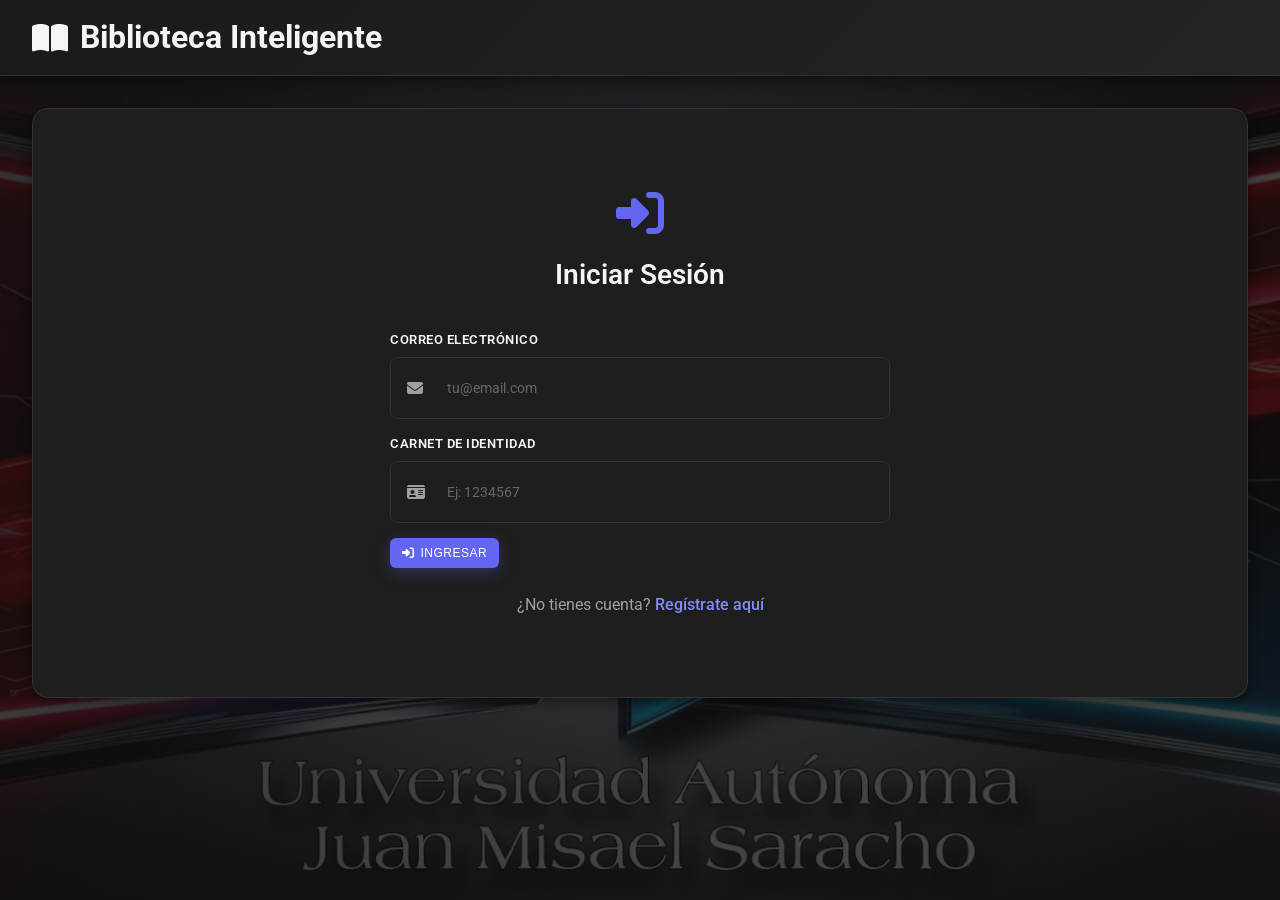
<file: frontend/sistema-completo-final.html>
<!DOCTYPE html>
<html lang="es">

<head>
    <meta charset="UTF-8">
    <meta name="viewport" content="width=device-width, initial-scale=1.0">
    <title>Sistema Inteligente de Gestión de Biblioteca - Versión Completa</title>
    <link rel="stylesheet" href="css/styles.css">
    <link href="https://fonts.googleapis.com/css2?family=Roboto:wght@300;400;500;700&display=swap" rel="stylesheet">
    <link rel="stylesheet" href="https://cdnjs.cloudflare.com/ajax/libs/font-awesome/6.4.0/css/all.min.css">
    <style>
        /* Estilos adicionales para la versión completa */
        .stats-grid {
            display: grid;
            grid-template-columns: repeat(auto-fit, minmax(250px, 1fr));
            gap: 20px;
            margin-bottom: 30px;
        }

        .stat-card {
            background: var(--card-bg);
            border: 1px solid var(--border-color);
            border-radius: 12px;
            padding: 20px;
            display: flex;
            align-items: center;
            gap: 15px;
            transition: transform 0.2s, box-shadow 0.2s;
        }

        .stat-card:hover {
            transform: translateY(-2px);
            box-shadow: 0 8px 25px rgba(0, 0, 0, 0.2);
        }

        .stat-icon {
            background: var(--primary-color);
            color: white;
            width: 50px;
            height: 50px;
            border-radius: 12px;
            display: flex;
            align-items: center;
            justify-content: center;
            font-size: 20px;
        }

        .stat-info h3 {
            margin: 0 0 5px 0;
            font-size: 14px;
            color: var(--text-secondary);
            font-weight: 500;
            text-transform: uppercase;
            letter-spacing: 0.5px;
        }

        .stat-info p {
            margin: 0;
            font-size: 24px;
            font-weight: 700;
            color: var(--text-primary);
        }

        .books-grid {
            display: grid;
            grid-template-columns: repeat(auto-fill, minmax(300px, 1fr));
            gap: 20px;
        }

        .book-card {
            background: var(--card-bg);
            border: 1px solid var(--border-color);
            border-radius: 12px;
            padding: 20px;
            transition: transform 0.2s, box-shadow 0.2s;
        }

        .book-card:hover {
            transform: translateY(-2px);
            box-shadow: 0 8px 25px rgba(0, 0, 0, 0.2);
        }

        .book-card h3 {
            margin: 0 0 10px 0;
            color: var(--text-primary);
            font-size: 18px;
        }

        .author {
            color: var(--text-secondary);
            font-size: 14px;
            margin-bottom: 15px;
            font-style: italic;
        }

        .info {
            display: flex;
            align-items: center;
            gap: 8px;
            color: var(--text-secondary);
            font-size: 13px;
            margin-bottom: 8px;
        }

        .availability {
            display: flex;
            align-items: center;
            gap: 8px;
            font-size: 13px;
            font-weight: 500;
            margin-bottom: 15px;
        }

        .availability.available {
            color: #4ade80;
        }

        .availability.unavailable {
            color: #ef4444;
        }

        .availability i {
            font-size: 10px;
        }

        .card-actions {
            display: flex;
            gap: 8px;
            flex-wrap: wrap;
        }

        .btn {
            padding: 8px 12px;
            border: none;
            border-radius: 6px;
            cursor: pointer;
            font-size: 12px;
            font-weight: 500;
            transition: all 0.2s;
            display: inline-flex;
            align-items: center;
            gap: 6px;
        }

        .btn-primary {
            background: var(--primary-color);
            color: white;
        }

        .btn-primary:hover {
            background: #1e40af;
        }

        .btn-secondary {
            background: #64748b;
            color: white;
        }

        .btn-secondary:hover {
            background: #475569;
        }

        .btn-warning {
            background: #f59e0b;
            color: white;
        }

        .btn-warning:hover {
            background: #d97706;
        }

        .btn-danger {
            background: #ef4444;
            color: white;
        }

        .btn-danger:hover {
            background: #dc2626;
        }

        .btn-small {
            padding: 6px 10px;
            font-size: 11px;
        }

        .filters {
            display: flex;
            gap: 15px;
            align-items: center;
            margin-bottom: 20px;
            padding: 15px;
            background: var(--card-bg);
            border: 1px solid var(--border-color);
            border-radius: 12px;
            flex-wrap: wrap;
        }

        .filter-group {
            display: flex;
            align-items: center;
            gap: 8px;
            background: var(--bg-color);
            border: 1px solid var(--border-color);
            border-radius: 8px;
            padding: 8px 12px;
        }

        .filter-input {
            border: none;
            background: transparent;
            color: var(--text-primary);
            outline: none;
            font-size: 14px;
        }

        .filter-input::placeholder {
            color: var(--text-secondary);
        }

        .checkbox-label {
            display: flex;
            align-items: center;
            gap: 8px;
            cursor: pointer;
            color: var(--text-secondary);
            font-size: 14px;
        }

        .empty-state {
            text-align: center;
            padding: 40px;
            color: var(--text-secondary);
            border: 2px dashed var(--border-color);
            border-radius: 12px;
            background: var(--card-bg);
        }

        .empty-state .icon {
            font-size: 48px;
            margin-bottom: 15px;
            color: var(--primary-color);
            opacity: 0.5;
        }

        .empty-state h3 {
            margin: 0 0 10px 0;
            color: var(--text-primary);
        }

        .empty-state p {
            margin: 0;
            color: var(--text-secondary);
        }

        .table-container {
            background: var(--card-bg);
            border: 1px solid var(--border-color);
            border-radius: 12px;
            overflow: hidden;
        }

        table {
            width: 100%;
            border-collapse: collapse;
        }

        thead {
            background: var(--bg-color);
            border-bottom: 1px solid var(--border-color);
        }

        th,
        td {
            padding: 12px 15px;
            text-align: left;
            border-bottom: 1px solid var(--border-color);
            color: var(--text-primary);
        }

        th {
            font-weight: 600;
            font-size: 13px;
            text-transform: uppercase;
            letter-spacing: 0.5px;
            color: var(--text-secondary);
        }

        tr:hover {
            background: rgba(255, 255, 255, 0.02);
        }

        .status-badge {
            padding: 4px 8px;
            border-radius: 16px;
            font-size: 12px;
            font-weight: 600;
            text-transform: uppercase;
        }

        .status-badge.prestado {
            background: #fef3c7;
            color: #92400e;
        }

        .status-badge.devuelto {
            background: #dcfce7;
            color: #166534;
        }

        .status-badge.activa {
            background: #dbeafe;
            color: #1e40af;
        }

        .status-badge.cancelada {
            background: #fee2e2;
            color: #991b1b;
        }

        .badge {
            padding: 4px 8px;
            border-radius: 16px;
            font-size: 12px;
            font-weight: 600;
        }

        .badge-primary {
            background: #dbeafe;
            color: #1e40af;
        }

        .badge-success {
            background: #dcfce7;
            color: #166534;
        }

        .badge-danger {
            background: #fee2e2;
            color: #991b1b;
        }

        .action-buttons {
            display: flex;
            gap: 8px;
        }

        .progress-bar {
            width: 100%;
            height: 6px;
            background: var(--bg-color);
            border-radius: 3px;
            overflow: hidden;
            margin-top: 8px;
        }

        .progress-bar-fill {
            height: 100%;
            background: var(--primary-color);
            transition: width 0.3s ease;
        }

        .detail-row {
            display: flex;
            justify-content: space-between;
            align-items: center;
            padding: 12px 0;
            border-bottom: 1px solid var(--border-color);
        }

        .detail-row:last-child {
            border-bottom: none;
        }

        .detail-label {
            font-weight: 600;
            color: var(--text-secondary);
            font-size: 14px;
        }

        .detail-value {
            color: var(--text-primary);
            font-size: 14px;
        }

        .modal-content {
            width: 100%;
            max-width: 600px;
        }

        .form-row {
            display: grid;
            grid-template-columns: 1fr 1fr;
            gap: 15px;
        }

        .form-group {
            margin-bottom: 15px;
        }

        .form-group label {
            display: block;
            margin-bottom: 6px;
            font-weight: 600;
            color: var(--text-primary);
            font-size: 13px;
        }

        .input-group {
            display: flex;
            align-items: center;
            gap: 10px;
            background: var(--bg-color);
            border: 1px solid var(--border-color);
            border-radius: 8px;
            padding: 8px 12px;
        }

        .input-group input,
        .input-group select,
        .input-group textarea {
            flex: 1;
            background: transparent;
            border: none;
            outline: none;
            color: var(--text-primary);
            font-size: 14px;
        }

        .input-group i {
            color: var(--text-secondary);
            font-size: 16px;
        }

        .welcome-container {
            display: flex;
            justify-content: center;
            align-items: center;
            min-height: 60vh;
            padding: 40px 20px;
        }

        .welcome-content {
            text-align: center;
            max-width: 800px;
            background: var(--card-bg);
            border: 1px solid var(--border-color);
            border-radius: 16px;
            padding: 40px;
            box-shadow: 0 10px 30px rgba(0, 0, 0, 0.1);
        }

        .welcome-icon {
            font-size: 64px;
            color: var(--primary-color);
            margin-bottom: 20px;
            opacity: 0.8;
        }

        .welcome-content h1 {
            color: var(--text-primary);
            font-size: 32px;
            margin: 0 0 10px 0;
            font-weight: 700;
        }

        .welcome-subtitle {
            color: var(--text-secondary);
            font-size: 18px;
            margin: 0 0 30px 0;
            font-weight: 400;
        }

        .welcome-stats {
            display: grid;
            grid-template-columns: repeat(auto-fit, minmax(150px, 1fr));
            gap: 20px;
            margin-top: 30px;
        }

        .stat-item {
            background: var(--bg-color);
            border: 1px solid var(--border-color);
            border-radius: 12px;
            padding: 20px;
            transition: transform 0.2s, box-shadow 0.2s;
        }

        .stat-item:hover {
            transform: translateY(-2px);
            box-shadow: 0 8px 25px rgba(0, 0, 0, 0.1);
        }

        .stat-label {
            color: var(--text-secondary);
            font-size: 14px;
            font-weight: 600;
            text-transform: uppercase;
            letter-spacing: 0.5px;
            margin-bottom: 8px;
            display: block;
        }

        .stat-value {
            color: var(--text-primary);
            font-size: 24px;
            font-weight: 700;
        }

        .form-actions {
            display: flex;
            gap: 10px;
            justify-content: flex-end;
            margin-top: 20px;
        }
    </style>
</head>

<body>
    <!-- Header -->
    <header class="header">
        <div class="header-content">
            <h1 class="logo">
                <i class="fas fa-book-open"></i>
                Biblioteca Inteligente
            </h1>
            <nav class="nav" id="mainNav" style="display: none;">
                <a href="#" class="nav-link active" data-section="inicio">
                    <i class="fas fa-home"></i> Inicio
                </a>
                <a href="#" class="nav-link" data-section="libros">
                    <i class="fas fa-books"></i> Catálogo
                </a>
                <a href="#" class="nav-link" data-section="prestamos">
                    <i class="fas fa-exchange-alt"></i> Préstamos
                </a>
                <a href="#" class="nav-link" data-section="devoluciones">
                    <i class="fas fa-undo"></i> Devoluciones
                </a>
                <a href="#" class="nav-link" data-section="reservas">
                    <i class="fas fa-calendar-check"></i> Reservas
                </a>
                <a href="#" class="nav-link admin-only" data-section="usuarios">
                    <i class="fas fa-users"></i> Usuarios
                </a>
            </nav>
            <div class="user-info" id="userInfo" style="display: none;">
                <div class="user-badge">
                    <i class="fas fa-user-circle"></i>
                    <span id="userName"></span>
                    <span class="badge badge-primary" id="userRole"></span>
                </div>
                <button class="btn btn-secondary" id="logoutBtn">
                    <i class="fas fa-sign-out-alt"></i> Salir
                </button>
            </div>
        </div>
    </header>

    <!-- Main Content -->
    <main class="main-content">
        <!-- Login Section -->
        <section id="loginSection" class="section">
            <div class="login-container">
                <div class="login-header">
                    <i class="fas fa-sign-in-alt"></i>
                    <h2>Iniciar Sesión</h2>
                </div>
                <form id="loginForm" class="form">
                    <div class="form-group">
                        <label for="loginCorreo">Correo Electrónico</label>
                        <div class="input-group">
                            <i class="fas fa-envelope"></i>
                            <input type="email" id="loginCorreo" placeholder="tu@email.com" required>
                        </div>
                    </div>
                    <div class="form-group">
                        <label for="loginCarnet">Carnet de Identidad</label>
                        <div class="input-group">
                            <i class="fas fa-id-card"></i>
                            <input type="text" id="loginCarnet" placeholder="Ej: 1234567" required>
                        </div>
                    </div>
                    <button type="submit" class="btn btn-primary">
                        <i class="fas fa-sign-in-alt"></i> Ingresar
                    </button>
                </form>
                <p class="register-link">
                    ¿No tienes cuenta? <a href="#" id="showRegister">Regístrate aquí</a>
                </p>
            </div>
        </section>

        <!-- Register Section -->
        <section id="registerSection" class="section" style="display: none;">
            <div class="form-container">
                <div class="login-header">
                    <i class="fas fa-user-plus"></i>
                    <h2>Registro de Usuario</h2>
                </div>
                <form id="registerForm" class="form">
                    <div class="form-row">
                        <div class="form-group">
                            <label for="registroNombre">Nombre *</label>
                            <div class="input-group">
                                <i class="fas fa-user"></i>
                                <input type="text" id="registroNombre" placeholder="Ingresa tu nombre" required>
                            </div>
                        </div>
                        <div class="form-group">
                            <label for="registroApellido">Apellido *</label>
                            <div class="input-group">
                                <i class="fas fa-user"></i>
                                <input type="text" id="registroApellido" placeholder="Ingresa tu apellido" required>
                            </div>
                        </div>
                    </div>
                    <div class="form-row">
                        <div class="form-group">
                            <label for="registroCarnet">Carnet *</label>
                            <div class="input-group">
                                <i class="fas fa-id-card"></i>
                                <input type="text" id="registroCarnet" placeholder="Ej: 1234567" required>
                            </div>
                        </div>
                        <div class="form-group">
                            <label for="registroCorreo">Correo Electrónico *</label>
                            <div class="input-group">
                                <i class="fas fa-envelope"></i>
                                <input type="email" id="registroCorreo" placeholder="tu@email.com" required>
                            </div>
                        </div>
                    </div>
                    <div class="form-group">
                        <label for="registroTipo">Tipo de Usuario *</label>
                        <div class="input-group">
                            <i class="fas fa-users"></i>
                            <select id="registroTipo" required>
                                <option value="">Seleccione...</option>
                                <option value="LECTOR">Lector</option>
                                <option value="ADMINISTRADOR">Administrador</option>
                            </select>
                        </div>
                    </div>
                    <div class="form-actions">
                        <button type="submit" class="btn btn-primary">
                            <i class="fas fa-user-plus"></i> Registrar
                        </button>
                        <button type="button" class="btn btn-secondary" id="cancelRegister">
                            <i class="fas fa-times"></i> Cancelar
                        </button>
                    </div>
                </form>
            </div>
        </section>

        <!-- Home Section -->
        <section id="inicioSection" class="section" style="display: none;">
            <div class="welcome-container">
                <div class="welcome-content">
                    <div class="welcome-icon">
                        <i class="fas fa-book-open"></i>
                    </div>
                    <h1>Bienvenido a la Biblioteca</h1>
                    <p class="welcome-subtitle">Sistema Inteligente de Gestión de Biblioteca</p>
                    <div class="welcome-stats">
                        <div class="stat-item">
                            <span class="stat-label">Total Libros:</span>
                            <span class="stat-value" id="totalLibros">0</span>
                        </div>
                        <div class="stat-item">
                            <span class="stat-label">Usuarios Activos:</span>
                            <span class="stat-value" id="totalUsuarios">0</span>
                        </div>
                        <div class="stat-item">
                            <span class="stat-label">Préstamos Activos:</span>
                            <span class="stat-value" id="prestamosActivos">0</span>
                        </div>
                        <div class="stat-item">
                            <span class="stat-label">Reservas Activas:</span>
                            <span class="stat-value" id="reservasActivas">0</span>
                        </div>
                    </div>
                </div>
            </div>
        </section>

        <!-- Books Section -->
        <section id="librosSection" class="section" style="display: none;">
            <div class="section-header">
                <div class="section-title">
                    <h2><i class="fas fa-books"></i> Catálogo de Libros</h2>
                    <p class="section-subtitle">Descubre nuestro extenso catálogo de más de 100 libros disponibles</p>
                </div>
                <div class="section-actions">
                    <button class="btn btn-primary admin-only" id="addBookBtn" style="display: none;">
                        <i class="fas fa-plus"></i> Nuevo Libro
                    </button>
                    <button class="btn btn-secondary" id="refreshBooks">
                        <i class="fas fa-sync-alt"></i> Actualizar
                    </button>
                </div>
            </div>

            <div class="filters">
                <div class="filter-group">
                    <i class="fas fa-search"></i>
                    <input type="text" id="searchTitulo" placeholder="Buscar por título..." class="filter-input">
                </div>
                <div class="filter-group">
                    <i class="fas fa-user"></i>
                    <input type="text" id="searchAutor" placeholder="Buscar por autor..." class="filter-input">
                </div>
                <div class="filter-group">
                    <i class="fas fa-tags"></i>
                    <select id="searchCategoria" class="filter-input">
                        <option value="">Todas las categorías</option>
                    </select>
                </div>
                <label class="checkbox-label">
                    <input type="checkbox" id="searchDisponible">
                    <i class="fas fa-check-circle"></i> Solo disponibles
                </label>
            </div>

            <div id="librosList" class="books-grid"></div>
            <div id="booksEmptyState" class="empty-state" style="display: none;">
                <i class="fas fa-book-open icon"></i>
                <h3>No se encontraron libros</h3>
                <p>Intenta con otros criterios de búsqueda o prueba a eliminar los filtros</p>
            </div>
        </section>

        <!-- Loans Section -->
        <section id="prestamosSection" class="section" style="display: none;">
            <div class="section-header">
                <div class="section-title">
                    <h2><i class="fas fa-exchange-alt"></i> Préstamos</h2>
                    <p class="section-subtitle">Gestiona los préstamos de libros</p>
                </div>
                <div class="section-actions">
                    <button class="btn btn-primary admin-only" id="addLoanBtn" style="display: none;">
                        <i class="fas fa-plus"></i> Nuevo Préstamo
                    </button>
                    <button class="btn btn-secondary" id="refreshLoans">
                        <i class="fas fa-sync-alt"></i> Actualizar
                    </button>
                </div>
            </div>

            <div class="filters">
                <div class="filter-group">
                    <i class="fas fa-filter"></i>
                    <select id="filterPrestamoEstado" class="filter-input">
                        <option value="">Todos los estados</option>
                        <option value="PRESTADO">Prestados</option>
                        <option value="DEVUELTO">Devueltos</option>
                    </select>
                </div>
            </div>

            <div id="prestamosList" class="table-container"></div>
        </section>

        <!-- Returns Section -->
        <section id="devolucionesSection" class="section" style="display: none;">
            <div class="section-header">
                <div class="section-title">
                    <h2><i class="fas fa-undo"></i> Devoluciones</h2>
                    <p class="section-subtitle">Registra y gestiona las devoluciones de libros</p>
                </div>
                <div class="section-actions">
                    <button class="btn btn-secondary" id="refreshReturns">
                        <i class="fas fa-sync-alt"></i> Actualizar
                    </button>
                </div>
            </div>
            <div id="devolucionesList" class="table-container"></div>
        </section>

        <!-- Reservations Section -->
        <section id="reservasSection" class="section" style="display: none;">
            <div class="section-header">
                <div class="section-title">
                    <h2><i class="fas fa-calendar-check"></i> Mis Reservas</h2>
                    <p class="section-subtitle">Gestiona tus reservas de libros</p>
                </div>
                <div class="section-actions">
                    <button class="btn btn-secondary" id="refreshReservations">
                        <i class="fas fa-sync-alt"></i> Actualizar
                    </button>
                </div>
            </div>
            <div id="reservasList" class="table-container"></div>
        </section>

        <!-- Users Section (Admin Only) -->
        <section id="usuariosSection" class="section" style="display: none;">
            <div class="section-header">
                <div class="section-title">
                    <h2><i class="fas fa-users"></i> Gestión de Usuarios</h2>
                    <p class="section-subtitle">Administra los usuarios del sistema</p>
                </div>
                <div class="section-actions">
                    <button class="btn btn-primary" id="addUserBtn">
                        <i class="fas fa-plus"></i> Nuevo Usuario
                    </button>
                    <button class="btn btn-secondary" id="refreshUsers">
                        <i class="fas fa-sync-alt"></i> Actualizar
                    </button>
                </div>
            </div>
            <div id="usuariosList" class="table-container"></div>
        </section>
    </main>

    <!-- Modals -->
    <!-- Book Modal -->
    <div id="bookModal" class="modal">
        <div class="modal-content">
            <span class="close" data-modal="bookModal">&times;</span>
            <div class="modal-header">
                <h2 id="bookModalTitle">
                    <i class="fas fa-book"></i> Nuevo Libro
                </h2>
            </div>
            <form id="bookForm" class="form">
                <input type="hidden" id="bookId">
                <div class="form-row">
                    <div class="form-group">
                        <label for="bookTitulo">Título *</label>
                        <div class="input-group">
                            <i class="fas fa-book"></i>
                            <input type="text" id="bookTitulo" placeholder="Título del libro" required>
                        </div>
                    </div>
                    <div class="form-group">
                        <label for="bookAutor">Autor *</label>
                        <div class="input-group">
                            <i class="fas fa-user"></i>
                            <input type="text" id="bookAutor" placeholder="Nombre del autor" required>
                        </div>
                    </div>
                </div>
                <div class="form-row">
                    <div class="form-group">
                        <label for="bookEditorial">Editorial</label>
                        <div class="input-group">
                            <i class="fas fa-building"></i>
                            <input type="text" id="bookEditorial" placeholder="Editorial">
                        </div>
                    </div>
                    <div class="form-group">
                        <label for="bookISBN">ISBN *</label>
                        <div class="input-group">
                            <i class="fas fa-barcode"></i>
                            <input type="text" id="bookISBN" placeholder="Número ISBN" required>
                        </div>
                    </div>
                </div>
                <div class="form-row">
                    <div class="form-group">
                        <label for="bookCategoria">Categoría</label>
                        <div class="input-group">
                            <i class="fas fa-tags"></i>
                            <select id="bookCategoria">
                                <option value="">Seleccione...</option>
                            </select>
                        </div>
                    </div>
                    <div class="form-group">
                        <label for="bookAnio">Año Publicación</label>
                        <div class="input-group">
                            <i class="fas fa-calendar"></i>
                            <input type="number" id="bookAnio" min="1000" max="2099" placeholder="Año">
                        </div>
                    </div>
                </div>
                <div class="form-row">
                    <div class="form-group">
                        <label for="bookEjemplares">Ejemplares Totales</label>
                        <div class="input-group">
                            <i class="fas fa-copy"></i>
                            <input type="number" id="bookEjemplares" min="1" value="1" placeholder="Total">
                        </div>
                    </div>
                    <div class="form-group">
                        <label for="bookDisponibles">Ejemplares Disponibles</label>
                        <div class="input-group">
                            <i class="fas fa-check-circle"></i>
                            <input type="number" id="bookDisponibles" min="0" value="1" placeholder="Disponibles">
                        </div>
                    </div>
                </div>
                <div class="form-group">
                    <label for="bookDescripcion">Descripción</label>
                    <div class="input-group">
                        <i class="fas fa-align-left"></i>
                        <textarea id="bookDescripcion" rows="3" placeholder="Descripción del libro"></textarea>
                    </div>
                </div>
                <div class="form-actions">
                    <button type="submit" class="btn btn-primary">
                        <i class="fas fa-save"></i> Guardar
                    </button>
                    <button type="button" class="btn btn-secondary" data-modal="bookModal">
                        <i class="fas fa-times"></i> Cancelar
                    </button>
                </div>
            </form>
        </div>
    </div>

    <!-- Loan Modal -->
    <div id="loanModal" class="modal">
        <div class="modal-content">
            <span class="close" data-modal="loanModal">&times;</span>
            <div class="modal-header">
                <h2>
                    <i class="fas fa-exchange-alt"></i> Nuevo Préstamo
                </h2>
            </div>
            <form id="loanForm" class="form">
                <div class="form-group">
                    <label for="loanUsuario">Usuario</label>
                    <div class="input-group">
                        <i class="fas fa-user"></i>
                        <select id="loanUsuario" required>
                            <option value="">Seleccione...</option>
                        </select>
                    </div>
                </div>
                <div class="form-group">
                    <label for="loanLibro">Libro</label>
                    <div class="input-group">
                        <i class="fas fa-book"></i>
                        <select id="loanLibro" required>
                            <option value="">Seleccione...</option>
                        </select>
                    </div>
                </div>
                <div class="form-group">
                    <label for="loanDias">Días de Préstamo</label>
                    <div class="input-group">
                        <i class="fas fa-calendar-day"></i>
                        <input type="number" id="loanDias" min="1" max="30" value="14" placeholder="Días">
                    </div>
                </div>
                <div class="form-actions">
                    <button type="submit" class="btn btn-primary">
                        <i class="fas fa-plus-circle"></i> Registrar Préstamo
                    </button>
                    <button type="button" class="btn btn-secondary" data-modal="loanModal">
                        <i class="fas fa-times"></i> Cancelar
                    </button>
                </div>
            </form>
        </div>
    </div>

    <!-- User Modal -->
    <div id="userModal" class="modal">
        <div class="modal-content">
            <span class="close" data-modal="userModal">&times;</span>
            <div class="modal-header">
                <h2 id="userModalTitle">
                    <i class="fas fa-user-plus"></i> Nuevo Usuario
                </h2>
            </div>
            <form id="userForm" class="form">
                <input type="hidden" id="userId">
                <div class="form-row">
                    <div class="form-group">
                        <label for="userNombre">Nombre *</label>
                        <div class="input-group">
                            <i class="fas fa-user"></i>
                            <input type="text" id="userNombre" placeholder="Nombre" required>
                        </div>
                    </div>
                    <div class="form-group">
                        <label for="userApellido">Apellido *</label>
                        <div class="input-group">
                            <i class="fas fa-user"></i>
                            <input type="text" id="userApellido" placeholder="Apellido" required>
                        </div>
                    </div>
                </div>
                <div class="form-row">
                    <div class="form-group">
                        <label for="userCarnet">Carnet *</label>
                        <div class="input-group">
                            <i class="fas fa-id-card"></i>
                            <input type="text" id="userCarnet" placeholder="Carnet" required>
                        </div>
                    </div>
                    <div class="form-group">
                        <label for="userCorreo">Correo *</label>
                        <div class="input-group">
                            <i class="fas fa-envelope"></i>
                            <input type="email" id="userCorreo" placeholder="Correo electrónico" required>
                        </div>
                    </div>
                </div>
                <div class="form-row">
                    <div class="form-group">
                        <label for="userTipo">Tipo de Usuario *</label>
                        <div class="input-group">
                            <i class="fas fa-users"></i>
                            <select id="userTipo" required>
                                <option value="">Seleccione...</option>
                                <option value="LECTOR">Lector</option>
                                <option value="ADMINISTRADOR">Administrador</option>
                            </select>
                        </div>
                    </div>
                    <div class="form-group">
                        <label for="userEstado">Estado</label>
                        <div class="input-group">
                            <i class="fas fa-toggle-on"></i>
                            <select id="userEstado">
                                <option value="ACTIVO">Activo</option>
                                <option value="INACTIVO">Inactivo</option>
                            </select>
                        </div>
                    </div>
                </div>
                <div class="form-actions">
                    <button type="submit" class="btn btn-primary">
                        <i class="fas fa-save"></i> Guardar
                    </button>
                    <button type="button" class="btn btn-secondary" data-modal="userModal">
                        <i class="fas fa-times"></i> Cancelar
                    </button>
                </div>
            </form>
        </div>
    </div>

    <!-- Book Detail Modal -->
    <div id="bookDetailModal" class="modal">
        <div class="modal-content">
            <span class="close" data-modal="bookDetailModal">&times;</span>
            <div id="bookDetailContent"></div>
        </div>
    </div>

    <!-- Toast Notifications -->
    <div id="toast" class="toast"></div>

    <!-- JavaScript -->
    <script src="js/sistema-completo.js"></script>
</body>

</html>
</file>
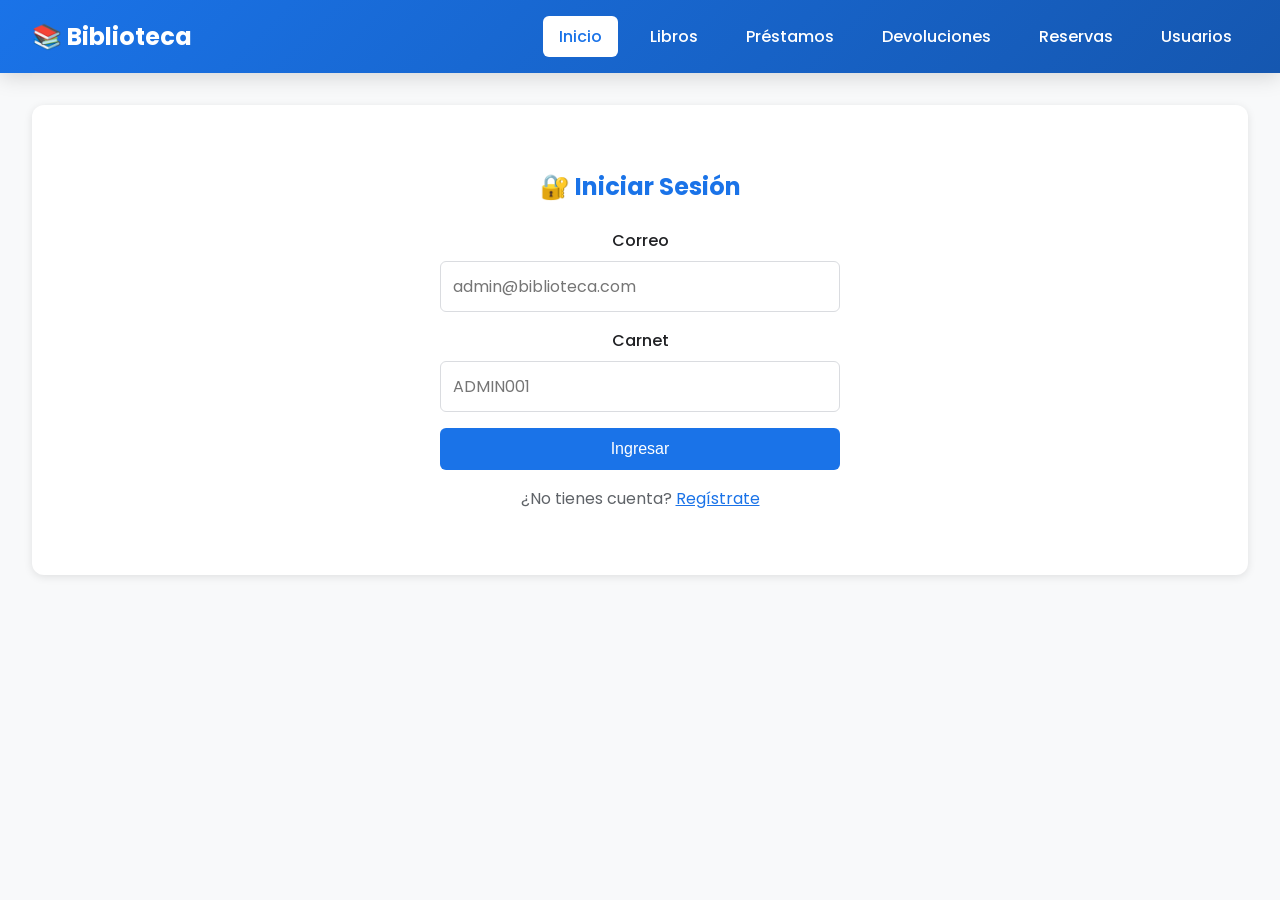
<file: frontend/sistema-completo.html>
<!DOCTYPE html>
<html lang="es">

<head>
    <meta charset="UTF-8">
    <meta name="viewport" content="width=device-width, initial-scale=1.0">
    <title>Sistema de Biblioteca Profesional</title>
    <link href="https://fonts.googleapis.com/css2?family=Poppins:wght@300;400;500;600;700&display=swap"
        rel="stylesheet">
    <style>
        :root {
            --primary: #1a73e8;
            --primary-dark: #1557b0;
            --success: #34a853;
            --danger: #ea4335;
            --warning: #fbbc04;
            --bg: #f8f9fa;
            --white: #ffffff;
            --text: #202124;
            --text-light: #5f6368;
            --border: #dadce0;
        }

        * {
            margin: 0;
            padding: 0;
            box-sizing: border-box;
        }

        body {
            font-family: 'Poppins', sans-serif;
            background: var(--bg);
            color: var(--text);
        }

        .header {
            background: linear-gradient(135deg, var(--primary), var(--primary-dark));
            color: var(--white);
            padding: 1rem 2rem;
            display: flex;
            justify-content: space-between;
            align-items: center;
            box-shadow: 0 4px 20px rgba(0, 0, 0, 0.15);
            position: sticky;
            top: 0;
            z-index: 100;
        }

        .logo {
            font-size: 1.5rem;
            font-weight: 700;
            display: flex;
            align-items: center;
            gap: 0.5rem;
            animation: logoFloat 3s ease-in-out infinite;
        }

        @keyframes logoFloat {

            0%,
            100% {
                transform: translateY(0);
            }

            50% {
                transform: translateY(-5px);
            }
        }

        .logo-icon {
            font-size: 2rem;
            animation: bookFlip 4s ease-in-out infinite;
        }

        @keyframes bookFlip {

            0%,
            100% {
                transform: rotateY(0deg);
            }

            25% {
                transform: rotateY(15deg);
            }

            75% {
                transform: rotateY(-15deg);
            }
        }

        .nav {
            display: flex;
            gap: 1rem;
        }

        .nav-link {
            color: var(--white);
            text-decoration: none;
            padding: 0.5rem 1rem;
            border-radius: 6px;
            cursor: pointer;
            font-weight: 500;
        }

        .nav-link.active {
            background: var(--white);
            color: var(--primary);
        }

        .nav-link:hover {
            background: rgba(255, 255, 255, 0.2);
        }

        .main {
            max-width: 1400px;
            margin: 0 auto;
            padding: 2rem;
        }

        .section {
            display: none;
            background: var(--white);
            border-radius: 12px;
            padding: 2rem;
            box-shadow: 0 2px 8px rgba(0, 0, 0, 0.1);
            opacity: 0;
            transform: translateY(20px);
            transition: opacity 0.4s ease, transform 0.4s ease;
        }

        .section.active {
            display: block;
            opacity: 1;
            transform: translateY(0);
            animation: slideUp 0.5s ease forwards;
        }

        @keyframes slideUp {
            from {
                opacity: 0;
                transform: translateY(30px);
            }

            to {
                opacity: 1;
                transform: translateY(0);
            }
        }

        @keyframes fadeIn {
            from {
                opacity: 0;
            }

            to {
                opacity: 1;
            }
        }

        @keyframes pulse {

            0%,
            100% {
                transform: scale(1);
            }

            50% {
                transform: scale(1.05);
            }
        }

        @keyframes slideInRight {
            from {
                opacity: 0;
                transform: translateX(50px);
            }

            to {
                opacity: 1;
                transform: translateX(0);
            }
        }

        @keyframes bounceIn {
            0% {
                opacity: 0;
                transform: scale(0.3);
            }

            50% {
                opacity: 1;
                transform: scale(1.05);
            }

            70% {
                transform: scale(0.9);
            }

            100% {
                transform: scale(1);
            }
        }

        h2 {
            color: var(--primary-dark);
            margin-bottom: 1.5rem;
        }

        .form-group {
            margin-bottom: 1rem;
        }

        .form-group label {
            display: block;
            margin-bottom: 0.5rem;
            font-weight: 500;
        }

        .form-group input,
        .form-group select,
        .form-group textarea {
            width: 100%;
            padding: 0.75rem;
            border: 1px solid var(--border);
            border-radius: 6px;
            font-size: 1rem;
            font-family: inherit;
        }

        .form-group input:focus,
        .form-group select:focus {
            outline: none;
            border-color: var(--primary);
            box-shadow: 0 0 0 3px rgba(26, 115, 232, 0.1);
        }

        .btn {
            padding: 0.75rem 1.5rem;
            border: none;
            border-radius: 6px;
            font-size: 1rem;
            font-weight: 500;
            cursor: pointer;
            transition: all 0.2s;
        }

        .btn-primary {
            background: var(--primary);
            color: var(--white);
        }

        .btn-primary:hover {
            background: var(--primary-dark);
        }

        .btn-secondary {
            background: var(--bg);
            color: var(--text);
            border: 1px solid var(--border);
        }

        .btn-success {
            background: var(--success);
            color: var(--white);
        }

        .btn-danger {
            background: var(--danger);
            color: var(--white);
        }

        .btn-small {
            padding: 0.5rem 1rem;
            font-size: 0.875rem;
        }

        table {
            width: 100%;
            border-collapse: collapse;
            margin-top: 1rem;
        }

        th,
        td {
            padding: 1rem;
            text-align: left;
            border-bottom: 1px solid var(--border);
        }

        th {
            background: var(--primary-light);
            color: var(--primary-dark);
            font-weight: 600;
        }

        tr:hover {
            background: #f8f9fa;
        }

        .status-badge {
            padding: 0.25rem 0.75rem;
            border-radius: 20px;
            font-size: 0.75rem;
            font-weight: 600;
        }

        .status-badge.prestado {
            background: #fef7e0;
            color: #f9a825;
        }

        .status-badge.devuelto {
            background: #e6f4ea;
            color: var(--success);
        }

        .status-badge.retrasado {
            background: #fce8e6;
            color: var(--danger);
        }

        .status-badge.activa {
            background: #e8f0fe;
            color: var(--primary);
        }

        .status-badge.activo {
            background: #e6f4ea;
            color: var(--success);
        }

        .status-badge.inactivo {
            background: #fce8e6;
            color: var(--danger);
        }

        .modal {
            display: none;
            position: fixed;
            top: 0;
            left: 0;
            width: 100%;
            height: 100%;
            background: rgba(0, 0, 0, 0.5);
            z-index: 1000;
            justify-content: center;
            align-items: center;
        }

        .modal.active {
            display: flex;
        }

        .modal-content {
            background: var(--white);
            padding: 2rem;
            border-radius: 12px;
            width: 90%;
            max-width: 600px;
            max-height: 90vh;
            overflow-y: auto;
        }

        .close {
            float: right;
            font-size: 1.5rem;
            cursor: pointer;
        }

        .toast {
            position: fixed;
            bottom: 2rem;
            right: 2rem;
            padding: 1rem 1.5rem;
            border-radius: 6px;
            color: var(--white);
            font-weight: 500;
            transform: translateX(400px);
            transition: transform 0.3s;
        }

        .toast.show {
            transform: translateX(0);
        }

        .toast.success {
            background: var(--success);
        }

        .toast.error {
            background: var(--danger);
        }

        .stats-grid {
            display: grid;
            grid-template-columns: repeat(auto-fit, minmax(200px, 1fr));
            gap: 1rem;
            margin-bottom: 2rem;
        }

        .stat-card {
            background: linear-gradient(135deg, var(--primary), var(--primary-dark));
            color: var(--white);
            padding: 1.5rem;
            border-radius: 8px;
            text-align: center;
        }

        .stat-card h3 {
            font-size: 0.875rem;
            opacity: 0.9;
        }

        .stat-card p {
            font-size: 2rem;
            font-weight: 700;
        }

        .books-grid {
            display: grid;
            grid-template-columns: repeat(auto-fill, minmax(250px, 1fr));
            gap: 1rem;
        }

        .book-card {
            background: var(--white);
            border: 1px solid var(--border);
            border-radius: 8px;
            padding: 1rem;
            cursor: pointer;
            transition: all 0.2s;
        }

        .book-card:hover {
            box-shadow: 0 4px 12px rgba(0, 0, 0, 0.15);
            transform: translateY(-2px);
        }

        .book-card h4 {
            color: var(--primary-dark);
            margin-bottom: 0.5rem;
        }

        .book-card .author {
            color: var(--text-light);
            font-size: 0.875rem;
        }

        .book-card .info {
            font-size: 0.75rem;
            color: var(--text-light);
            margin-top: 0.5rem;
        }

        .availability {
            display: inline-block;
            padding: 0.25rem 0.5rem;
            border-radius: 20px;
            font-size: 0.75rem;
            font-weight: 600;
        }

        .availability.available {
            background: #e6f4ea;
            color: var(--success);
        }

        .availability.unavailable {
            background: #fce8e6;
            color: var(--danger);
        }

        .filters {
            display: flex;
            gap: 1rem;
            margin-bottom: 1.5rem;
            flex-wrap: wrap;
        }

        .filter-input {
            padding: 0.5rem;
            border: 1px solid var(--border);
            border-radius: 6px;
            min-width: 200px;
        }

        .form-row {
            display: grid;
            grid-template-columns: 1fr 1fr;
            gap: 1rem;
        }

        .login-container {
            max-width: 400px;
            margin: 2rem auto;
            text-align: center;
        }

        .login-container h2 {
            color: var(--primary);
        }

        .admin-only {
            display: none;
        }

        body.is-admin .admin-only {
            display: inline-block;
        }

        .hint {
            font-size: 0.75rem;
            color: var(--text-light);
            margin-top: 0.25rem;
        }

        @media (max-width: 768px) {
            .form-row {
                grid-template-columns: 1fr;
            }

            .header {
                flex-direction: column;
                gap: 1rem;
            }

            .nav {
                flex-wrap: wrap;
                justify-content: center;
            }
        }
    </style>
</head>

<body>
    <header class="header">
        <h1 class="logo">📚 Biblioteca</h1>
        <nav class="nav">
            <div class="nav-link active" onclick="showSection('inicio')">Inicio</div>
            <div class="nav-link" onclick="showSection('libros')">Libros</div>
            <div class="nav-link" onclick="showSection('prestamos')">Préstamos</div>
            <div class="nav-link" onclick="showSection('devoluciones')">Devoluciones</div>
            <div class="nav-link" onclick="showSection('reservas')">Reservas</div>
            <div class="nav-link" onclick="showSection('usuarios')">Usuarios</div>
        </nav>
        <div id="userInfo" style="display:none;">
            <span id="userName"></span>
            <button class="btn btn-secondary btn-small" onclick="logout()" style="margin-left:0.5rem;">Salir</button>
        </div>
    </header>

    <main class="main">
        <!-- Login -->
        <section id="login" class="section active">
            <div class="login-container">
                <h2>🔐 Iniciar Sesión</h2>
                <form onsubmit="login(event)">
                    <div class="form-group">
                        <label>Correo</label>
                        <input type="email" id="loginCorreo" required placeholder="admin@biblioteca.com">
                    </div>
                    <div class="form-group">
                        <label>Carnet</label>
                        <input type="text" id="loginCarnet" required placeholder="ADMIN001">
                    </div>
                    <button type="submit" class="btn btn-primary" style="width:100%">Ingresar</button>
                </form>
                <p style="margin-top:1rem;color:var(--text-light);">
                    ¿No tienes cuenta? <a href="#" onclick="showSection('registro')"
                        style="color:var(--primary);">Regístrate</a>
                </p>
            </div>
        </section>

        <!-- Registro -->
        <section id="registro" class="section">
            <h2>📝 Registro de Usuario</h2>
            <form onsubmit="registrarUsuario(event)" style="max-width:500px;">
                <div class="form-row">
                    <div class="form-group">
                        <label>Nombre *</label>
                        <input type="text" id="regNombre" required>
                    </div>
                    <div class="form-group">
                        <label>Apellido *</label>
                        <input type="text" id="regApellido" required>
                    </div>
                </div>
                <div class="form-row">
                    <div class="form-group">
                        <label>Carnet *</label>
                        <input type="text" id="regCarnet" required>
                    </div>
                    <div class="form-group">
                        <label>Correo *</label>
                        <input type="email" id="regCorreo" required>
                    </div>
                </div>
                <div class="form-group">
                    <label>Tipo de Usuario *</label>
                    <select id="regTipo" required>
                        <option value="">Seleccione...</option>
                        <option value="LECTOR">Lector</option>
                        <option value="ADMINISTRADOR">Administrador</option>
                    </select>
                </div>
                <button type="submit" class="btn btn-primary">Registrar</button>
                <button type="button" class="btn btn-secondary" onclick="showSection('login')">Cancelar</button>
            </form>
        </section>

        <!-- Inicio -->
        <section id="inicio" class="section">
            <h2>📊 Panel de Control</h2>
            <div class="stats-grid">
                <div class="stat-card">
                    <h3>Total Libros</h3>
                    <p id="statLibros">0</p>
                </div>
                <div class="stat-card" style="background:linear-gradient(135deg,#7c4dff,#651fff);">
                    <h3>Usuarios</h3>
                    <p id="statUsuarios">0</p>
                </div>
                <div class="stat-card" style="background:linear-gradient(135deg,#ff6b35,#e65100);">
                    <h3>Préstamos Activos</h3>
                    <p id="statPrestamos">0</p>
                </div>
                <div class="stat-card" style="background:linear-gradient(135deg,#34a853,#1e8e3e);">
                    <h3>Reservas</h3>
                    <p id="statReservas">0</p>
                </div>
            </div>
        </section>

        <!-- Libros -->
        <section id="libros" class="section">
            <div style="display:flex;justify-content:space-between;align-items:center;margin-bottom:1.5rem;">
                <h2>📖 Catálogo de Libros</h2>
                <button class="btn btn-primary admin-only" onclick="abrirModal('modalLibro')">➕ Nuevo Libro</button>
            </div>
            <div class="filters">
                <input type="text" class="filter-input" placeholder="🔍 Buscar por título..." oninput="filtrarLibros()">
                <input type="text" class="filter-input" placeholder="🔍 Buscar por autor..." oninput="filtrarLibros()">
                <select class="filter-input" onchange="filtrarLibros()" id="filtroCategoria">
                    <option value="">Todas las categorías</option>
                </select>
                <label><input type="checkbox" onchange="filtrarLibros()" id="filtroDisponible"> Solo disponibles</label>
            </div>
            <div id="listaLibros" class="books-grid"></div>
        </section>

        <!-- Préstamos -->
        <section id="prestamos" class="section">
            <div style="display:flex;justify-content:space-between;align-items:center;margin-bottom:1.5rem;">
                <h2>📖 Gestión de Préstamos</h2>
                <button class="btn btn-primary admin-only" onclick="abrirModalPrestamo()">➕ Nuevo Préstamo</button>
            </div>
            <div id="listaPrestamos" class="table-container"></div>
        </section>

        <!-- Devoluciones -->
        <section id="devoluciones" class="section">
            <h2>📋 Devoluciones y Multas</h2>
            <div id="listaDevoluciones" class="table-container"></div>
        </section>

        <!-- Reservas -->
        <section id="reservas" class="section">
            <h2>🔖 Mis Reservas</h2>
            <div id="listaReservas" class="table-container"></div>
        </section>

        <!-- Usuarios -->
        <section id="usuarios" class="section">
            <div style="display:flex;justify-content:space-between;align-items:center;margin-bottom:1.5rem;">
                <h2>👥 Gestión de Usuarios</h2>
                <button class="btn btn-primary" onclick="abrirModal('modalUsuario')">➕ Nuevo Usuario</button>
            </div>
            <div id="listaUsuarios" class="table-container"></div>
        </section>
    </main>

    <!-- Modal Libro -->
    <div id="modalLibro" class="modal">
        <div class="modal-content">
            <span class="close" onclick="cerrarModal('modalLibro')">&times;</span>
            <h2>📚 Libro</h2>
            <form onsubmit="guardarLibro(event)">
                <input type="hidden" id="libroId">
                <div class="form-row">
                    <div class="form-group">
                        <label>Título *</label>
                        <input type="text" id="libroTitulo" required>
                    </div>
                    <div class="form-group">
                        <label>Autor *</label>
                        <input type="text" id="libroAutor" required>
                    </div>
                </div>
                <div class="form-row">
                    <div class="form-group">
                        <label>Editorial</label>
                        <input type="text" id="libroEditorial">
                    </div>
                    <div class="form-group">
                        <label>ISBN *</label>
                        <input type="text" id="libroISBN" required>
                    </div>
                </div>
                <div class="form-row">
                    <div class="form-group">
                        <label>Categoría</label>
                        <select id="libroCategoria"></select>
                    </div>
                    <div class="form-group">
                        <label>Año</label>
                        <input type="number" id="libroAnio" min="1800" max="2099">
                    </div>
                </div>
                <div class="form-row">
                    <div class="form-group">
                        <label>Ejemplares Totales *</label>
                        <input type="number" id="libroEjemplares" min="1" value="3" required>
                    </div>
                    <div class="form-group">
                        <label>Ejemplares Disponibles *</label>
                        <input type="number" id="libroDisponibles" min="0" value="3" required>
                    </div>
                </div>
                <div class="form-group">
                    <label>Descripción</label>
                    <textarea id="libroDescripcion" rows="2"></textarea>
                </div>
                <button type="submit" class="btn btn-primary">Guardar</button>
                <button type="button" class="btn btn-secondary" onclick="cerrarModal('modalLibro')">Cancelar</button>
            </form>
        </div>
    </div>

    <!-- Modal Préstamo -->
    <div id="modalPrestamo" class="modal">
        <div class="modal-content">
            <span class="close" onclick="cerrarModal('modalPrestamo')">&times;</span>
            <h2>📖 Nuevo Préstamo</h2>
            <form onsubmit="guardarPrestamo(event)">
                <div class="form-group">
                    <label>Usuario *</label>
                    <select id="prestamoUsuario" required>
                        <option value="">-- Seleccione un usuario --</option>
                    </select>
                    <div class="hint">Seleccione el usuario que recibirá el préstamo</div>
                </div>
                <div class="form-group">
                    <label>Libro *</label>
                    <select id="prestamoLibro" required>
                        <option value="">-- Seleccione un libro --</option>
                    </select>
                    <div class="hint">Solo se muestran libros con ejemplares disponibles</div>
                </div>
                <div class="form-group">
                    <label>Días de Préstamo</label>
                    <input type="number" id="prestamoDias" min="1" max="60" value="14">
                    <div class="hint">Por defecto: 14 días. Máximo: 60 días.</div>
                </div>
                <button type="submit" class="btn btn-primary">✅ Registrar Préstamo</button>
                <button type="button" class="btn btn-secondary" onclick="cerrarModal('modalPrestamo')">Cancelar</button>
            </form>
        </div>
    </div>

    <!-- Modal Usuario -->
    <div id="modalUsuario" class="modal">
        <div class="modal-content">
            <span class="close" onclick="cerrarModal('modalUsuario')">&times;</span>
            <h2>👤 Usuario</h2>
            <form onsubmit="guardarUsuario(event)">
                <input type="hidden" id="usuarioId">
                <div class="form-row">
                    <div class="form-group">
                        <label>Nombre *</label>
                        <input type="text" id="usuarioNombre" required>
                    </div>
                    <div class="form-group">
                        <label>Apellido *</label>
                        <input type="text" id="usuarioApellido" required>
                    </div>
                </div>
                <div class="form-row">
                    <div class="form-group">
                        <label>Carnet *</label>
                        <input type="text" id="usuarioCarnet" required>
                    </div>
                    <div class="form-group">
                        <label>Correo *</label>
                        <input type="email" id="usuarioCorreo" required>
                    </div>
                </div>
                <div class="form-row">
                    <div class="form-group">
                        <label>Tipo *</label>
                        <select id="usuarioTipo" required>
                            <option value="">Seleccione...</option>
                            <option value="LECTOR">Lector</option>
                            <option value="ADMINISTRADOR">Administrador</option>
                        </select>
                    </div>
                    <div class="form-group">
                        <label>Estado</label>
                        <select id="usuarioEstado">
                            <option value="ACTIVO">Activo</option>
                            <option value="INACTIVO">Inactivo</option>
                        </select>
                    </div>
                </div>
                <button type="submit" class="btn btn-primary">Guardar</button>
                <button type="button" class="btn btn-secondary" onclick="cerrarModal('modalUsuario')">Cancelar</button>
            </form>
        </div>
    </div>

    <!-- Modal Detalle Libro -->
    <div id="modalDetalleLibro" class="modal">
        <div class="modal-content">
            <span class="close" onclick="cerrarModal('modalDetalleLibro')">&times;</span>
            <div id="detalleLibroContenido"></div>
        </div>
    </div>

    <div id="toast" class="toast"></div>

    <script>
        // ==================== BASE DE DATOS ====================
        const DB = {
            get: (key) => JSON.parse(localStorage.getItem(key)) || [],
            set: (key, data) => localStorage.setItem(key, JSON.stringify(data)),
            nextId: (key) => {
                const items = DB.get(key);
                return items.length > 0 ? Math.max(...items.map(i => i.id)) + 1 : 1;
            }
        };

        // ==================== INICIALIZAR DATOS ====================
        function initData() {
            // Categorías
            if (DB.get('categorias').length === 0) {
                const cats = [
                    { id: 1, nombre: 'Ficción', descripcion: 'Literatura de ficción' },
                    { id: 2, nombre: 'Ciencia Ficción', descripcion: 'Ciencia ficción y fantasía' },
                    { id: 3, nombre: 'Tecnología', descripcion: 'Tecnología y programación' },
                    { id: 4, nombre: 'Educación', descripcion: 'Material educativo' },
                    { id: 5, nombre: 'Historia', descripcion: 'Historia y biografías' },
                    { id: 6, nombre: 'Matemáticas', descripcion: 'Matemáticas y lógica' },
                    { id: 7, nombre: 'Literatura', descripcion: 'Literatura clásica' },
                    { id: 8, nombre: 'Ciencias', descripcion: 'Ciencias naturales' },
                    { id: 9, nombre: 'Arte', descripcion: 'Arte y diseño' },
                    { id: 10, nombre: 'Negocios', descripcion: 'Administración y economía' },
                    { id: 11, nombre: 'Salud', descripcion: 'Medicina y bienestar' },
                    { id: 12, nombre: 'Infantil', descripcion: 'Libros para niños' }
                ];
                DB.set('categorias', cats);
            }

            // Usuario admin por defecto
            if (DB.get('usuarios').length === 0) {
                DB.set('usuarios', [{
                    id: 1,
                    nombre: 'Admin',
                    apellido: 'Biblioteca',
                    carnet: 'ADMIN001',
                    correo: 'admin@biblioteca.com',
                    tipo: 'ADMINISTRADOR',
                    estado: 'ACTIVO',
                    fecha: new Date().toISOString()
                }]);
            }

            // Libros (120 libros, 10 por categoría)
            if (DB.get('libros').length === 0) {
                DB.set('libros', generarLibros());
            }
        }

        function generarLibros() {
            const libros = [];
            let id = 1;
            const datosPorCategoria = {
                1: {
                    autores: ['Gabriel García Márquez', 'Mario Vargas Llosa', 'Julio Cortázar', 'Jorge Luis Borges', 'Pablo Neruda', 'Isabel Allende', 'Carlos Fuentes', 'Octavio Paz', 'Mario Benedetti', 'Laura Esquivel'],
                    titulos: ['Cien años de soledad', 'La ciudad y los perros', 'Rayuela', 'Ficciones', 'Veinte poemas', 'La casa de los espíritus', 'La muerte de Artemio Cruz', 'El laberinto de la soledad', 'La tregua', 'Como agua para chocolate']
                },
                2: {
                    autores: ['Isaac Asimov', 'Philip K. Dick', 'Arthur C. Clarke', 'Ray Bradbury', 'Frank Herbert', 'Ursula K. Le Guin', 'William Gibson', 'Neal Stephenson', 'Orson Scott Card', 'Liu Cixin'],
                    titulos: ['Fundación', '¿Sueñan los androides?', '2001: Odisea del espacio', 'Fahrenheit 451', 'Dune', 'La mano izquierda', 'Neuromante', 'Criptonomicón', 'El juego de Ender', 'El problema de los tres cuerpos']
                },
                3: {
                    autores: ['Robert C. Martin', 'Eric Freeman', 'Anders Hejlsberg', 'Joshua Bloch', 'Martin Fowler', 'Kent Beck', 'Andrew Hunt', 'Steve McConnell', 'Brian Kernighan', 'Bjarne Stroustrup'],
                    titulos: ['Clean Code', 'Head First Design Patterns', 'C# in Depth', 'Effective Java', 'Refactoring', 'Extreme Programming', 'The Pragmatic Programmer', 'Code Complete', 'The C Programming Language', 'The C++ Programming Language']
                },
                4: {
                    autores: ['John Dewey', 'Jean Piaget', 'Lev Vygotsky', 'Paulo Freire', 'Howard Gardner', 'Maria Montessori', 'Benjamin Bloom', 'Jerome Bruner', 'Carl Rogers', 'Erik Erikson'],
                    titulos: ['Democracia y educación', 'La psicología del niño', 'Pensamiento y lenguaje', 'Pedagogía del oprimido', 'Inteligencias múltiples', 'El método Montessori', 'Taxonomía de objetivos', 'Proceso educativo', 'Libertad y aprendizaje', 'Infancia y sociedad']
                },
                5: {
                    autores: ['Yuval Noah Harari', 'Jared Diamond', 'Walter Isaacson', 'David McCullough', 'Doris Kearns Goodwin', 'Stephen Ambrose', 'Barbara Tuchman', 'E.H. Gombrich', 'H.W.F. Saggs', 'Fernand Braudel'],
                    titulos: ['Sapiens', 'Armas, gérmenes y acero', 'Steve Jobs', '1776', 'Team of Rivals', 'Band of Brothers', 'The Guns of August', 'A Little History of the World', 'Civilization of Babylonia', 'The Mediterranean']
                },
                6: {
                    autores: ['Richard Johnsonbaugh', 'Kenneth Rosen', 'Herbert Wilf', 'George Pólya', 'Ian Stewart', 'Martin Gardner', 'John Horton Conway', 'Donald Knuth', 'Gilbert Strang', 'James Stewart'],
                    titulos: ['Discrete Mathematics', 'Discrete Mathematics and Its Applications', 'generatingfunctionology', 'How to Solve It', 'Concepts of Modern Mathematics', 'Mathematical Circus', 'Winning Ways', 'Concrete Mathematics', 'Linear Algebra', 'Calculus']
                },
                7: {
                    autores: ['Fyodor Dostoevsky', 'Leo Tolstoy', 'Franz Kafka', 'James Joyce', 'Virginia Woolf', 'Marcel Proust', 'Thomas Mann', 'Albert Camus', 'Hermann Hesse', 'Friedrich Nietzsche'],
                    titulos: ['Crimen y castigo', 'Guerra y paz', 'La metamorfosis', 'Ulises', 'Mrs. Dalloway', 'En busca del tiempo perdido', 'La montaña mágica', 'El extranjero', 'El lobo estepario', 'Así habló Zaratustra']
                },
                8: {
                    autores: ['Stephen Hawking', 'Carl Sagan', 'Richard Feynman', 'Neil deGrasse Tyson', 'Brian Greene', 'Michio Kaku', 'Bill Bryson', 'Sam Kean', 'Mary Roach', 'Oliver Sacks'],
                    titulos: ['A Brief History of Time', 'Cosmos', 'The Feynman Lectures', 'Astrophysics for People', 'The Elegant Universe', 'Physics of the Impossible', 'A Short History of Nearly Everything', 'The Disappearing Spoon', 'Packing for Mars', 'The Man Who Mistook His Wife']
                },
                9: {
                    autores: ['Ernst Gombrich', 'Wassily Kandinsky', 'Paul Klee', 'Leonardo da Vinci', 'Michelangelo', 'Pablo Picasso', 'Vincent van Gogh', 'Claude Monet', 'Salvador Dalí', 'Andy Warhol'],
                    titulos: ['The Story of Art', 'Concerning the Spiritual in Art', 'Creative Thinking', 'Notebooks', 'Sonnets', 'Picasso on Art', 'Letters to Theo', 'Writings on Art', 'Diary of a Genius', 'The Philosophy of Andy Warhol']
                },
                10: {
                    autores: ['Peter Drucker', 'Michael Porter', 'Jim Collins', 'Stephen Covey', 'Tom Peters', 'Clayton Christensen', 'Eric Ries', 'Simon Sinek', 'Daniel Kahneman', 'Nassim Taleb'],
                    titulos: ['The Practice of Management', 'Competitive Strategy', 'Good to Great', 'The 7 Habits', 'In Search of Excellence', "The Innovator's Dilemma", 'The Lean Startup', 'Start with Why', 'Thinking, Fast and Slow', 'The Black Swan']
                },
                11: {
                    autores: ['Deepak Chopra', 'Andrew Weil', 'Mark Hyman', 'Joel Fuhrman', 'T. Colin Campbell', 'Michael Greger', 'Rhonda Patrick', 'Matthew Walker', 'Kelly McGonigal', 'Kelly Starrett'],
                    titulos: ['Quantum Healing', 'Spontaneous Happiness', 'Eat to Live', 'The End of Dieting', 'The China Study', 'How Not to Die', 'The Upward Spiral', 'Why We Sleep', 'The Upside of Stress', 'Becoming a Supple Leopard']
                },
                12: {
                    autores: ['Dr. Seuss', 'Maurice Sendak', 'Eric Carle', 'Roald Dahl', 'J.K. Rowling', 'Rick Riordan', 'Jeff Kinney', 'Dav Pilkey', 'R.L. Stine', 'Suzanne Collins'],
                    titulos: ['The Cat in the Hat', 'Where the Wild Things Are', 'The Very Hungry Caterpillar', 'Charlie and the Chocolate Factory', "Harry Potter and the Sorcerer's Stone", 'The Lightning Thief', 'Diary of a Wimpy Kid', 'Captain Underpants', 'Goosebumps', 'The Hunger Games']
                }
            };

            for (const [catId, datos] of Object.entries(datosPorCategoria)) {
                datos.autores.forEach((autor, i) => {
                    libros.push({
                        id: id++,
                        titulo: datos.titulos[i],
                        autor: autor,
                        editorial: ['Editorial A', 'Editorial B', 'Editorial C', 'Editorial D', 'Editorial E'][i % 5],
                        isbn: `978-${String(catId).padStart(3, '0')}${String(i).padStart(4, '0')}`,
                        categoria: parseInt(catId),
                        anio: 1950 + i * 5,
                        ejemplares_totales: 3 + (i % 3),
                        ejemplares_disponibles: 2 + (i % 2),
                        descripcion: `Obra de ${autor}`,
                        estado: 'ACTIVO',
                        fecha: new Date().toISOString()
                    });
                });
            }
            return libros;
        }

        // ==================== AUTENTICACIÓN ====================
        let usuarioActual = null;

        function login(e) {
            e.preventDefault();
            const correo = document.getElementById('loginCorreo').value;
            const carnet = document.getElementById('loginCarnet').value;
            const usuarios = DB.get('usuarios');
            const user = usuarios.find(u => u.correo === correo && u.carnet === carnet);

            if (!user) {
                mostrarToast('Credenciales inválidas', 'error');
                return;
            }
            if (user.estado !== 'ACTIVO') {
                mostrarToast('Usuario inactivo', 'error');
                return;
            }

            usuarioActual = user;
            localStorage.setItem('usuario', JSON.stringify(user));
            mostrarToast('¡Bienvenido!', 'success');
            iniciarInterfaz();
        }

        function logout() {
            usuarioActual = null;
            localStorage.removeItem('usuario');
            mostrarToast('Sesión cerrada', 'success');
            document.getElementById('login').classList.add('active');
            document.getElementById('userInfo').style.display = 'none';
            document.body.classList.remove('is-admin');
        }

        function iniciarInterfaz() {
            // Ocultar login y mostrar header completo
            document.getElementById('login').style.display = 'none';
            document.getElementById('registro').style.display = 'none';
            document.getElementById('userInfo').style.display = 'flex';
            document.getElementById('userName').textContent = `${usuarioActual.nombre} ${usuarioActual.apellido}`;

            if (usuarioActual.tipo === 'ADMINISTRADOR') {
                document.body.classList.add('is-admin');
            }

            cargarCategorias();
            mostrarSeccion('inicio');
            actualizarEstadisticas();
        }

        // ==================== NAVEGACIÓN ====================
        function showSection(id) {
            // Validar acceso sin login
            if (!usuarioActual && id !== 'login' && id !== 'registro') {
                mostrarToast('Debe iniciar sesión para acceder', 'error');
                showSection('login');
                return;
            }

            document.querySelectorAll('.section').forEach(s => s.classList.remove('active'));
            document.getElementById(id).classList.add('active');

            document.querySelectorAll('.nav-link').forEach(l => l.classList.remove('active'));
            event.target.classList.add('active');

            if (id === 'libros') cargarLibros();
            if (id === 'prestamos') cargarPrestamos();
            if (id === 'devoluciones') cargarDevoluciones();
            if (id === 'reservas') cargarReservas();
            if (id === 'usuarios') cargarUsuarios();
            if (id === 'inicio') actualizarEstadisticas();
        }

        function mostrarSeccion(id) {
            document.querySelectorAll('.section').forEach(s => s.classList.remove('active'));
            document.getElementById(id).classList.add('active');
        }

        // ==================== USUARIOS ====================
        function registrarUsuario(e) {
            e.preventDefault();
            const usuarios = DB.get('usuarios');
            const carnet = document.getElementById('regCarnet').value;
            const correo = document.getElementById('regCorreo').value;

            if (usuarios.some(u => u.carnet === carnet)) {
                mostrarToast('El carnet ya está registrado', 'error');
                return;
            }
            if (usuarios.some(u => u.correo === correo)) {
                mostrarToast('El correo ya está registrado', 'error');
                return;
            }

            const nuevo = {
                id: DB.nextId('usuarios'),
                nombre: document.getElementById('regNombre').value,
                apellido: document.getElementById('regApellido').value,
                carnet: carnet,
                correo: correo,
                tipo: document.getElementById('regTipo').value,
                estado: 'ACTIVO',
                fecha: new Date().toISOString()
            };

            usuarios.push(nuevo);
            DB.set('usuarios', usuarios);
            mostrarToast('Usuario registrado exitosamente', 'success');
            document.getElementById('regNombre').value = '';
            document.getElementById('regApellido').value = '';
            document.getElementById('regCarnet').value = '';
            document.getElementById('regCorreo').value = '';
            showSection('login');
        }

        function cargarUsuarios() {
            const usuarios = DB.get('usuarios').filter(u => u.estado === 'ACTIVO');
            const html = `
                <table>
                    <thead>
                        <tr><th>ID</th><th>Nombre</th><th>Carnet</th><th>Correo</th><th>Tipo</th><th>Estado</th><th>Acciones</th></tr>
                    </thead>
                    <tbody>
                        ${usuarios.map(u => `
                            <tr>
                                <td>${u.id}</td>
                                <td>${u.nombre} ${u.apellido}</td>
                                <td>${u.carnet}</td>
                                <td>${u.correo}</td>
                                <td><span class="status-badge ${u.tipo === 'ADMINISTRADOR' ? 'activa' : 'activo'}">${u.tipo}</span></td>
                                <td><span class="status-badge ${u.estado === 'ACTIVO' ? 'activo' : 'inactivo'}">${u.estado}</span></td>
                                <td><button class="btn btn-small btn-primary" onclick="editarUsuario(${u.id})">Editar</button></td>
                            </tr>
                        `).join('')}
                    </tbody>
                </table>
            `;
            document.getElementById('listaUsuarios').innerHTML = html;
        }

        function guardarUsuario(e) {
            e.preventDefault();
            const usuarios = DB.get('usuarios');
            const id = parseInt(document.getElementById('usuarioId').value);
            const index = usuarios.findIndex(u => u.id === id);

            if (index !== -1) {
                usuarios[index] = {
                    ...usuarios[index],
                    nombre: document.getElementById('usuarioNombre').value,
                    apellido: document.getElementById('usuarioApellido').value,
                    carnet: document.getElementById('usuarioCarnet').value,
                    correo: document.getElementById('usuarioCorreo').value,
                    tipo: document.getElementById('usuarioTipo').value,
                    estado: document.getElementById('usuarioEstado').value
                };
            }

            DB.set('usuarios', usuarios);
            cerrarModal('modalUsuario');
            cargarUsuarios();
            mostrarToast('Usuario guardado', 'success');
        }

        function editarUsuario(id) {
            const usuarios = DB.get('usuarios');
            const user = usuarios.find(u => u.id === id);
            if (user) {
                document.getElementById('usuarioId').value = user.id;
                document.getElementById('usuarioNombre').value = user.nombre;
                document.getElementById('usuarioApellido').value = user.apellido;
                document.getElementById('usuarioCarnet').value = user.carnet;
                document.getElementById('usuarioCorreo').value = user.correo;
                document.getElementById('usuarioTipo').value = user.tipo;
                document.getElementById('usuarioEstado').value = user.estado;
                abrirModal('modalUsuario');
            }
        }

        // ==================== CATEGORÍAS ====================
        function cargarCategorias() {
            const cats = DB.get('categorias');
            const options = cats.map(c => `<option value="${c.id}">${c.nombre}</option>`).join('');

            const filtroCat = document.getElementById('filtroCategoria');
            if (filtroCat) filtroCat.innerHTML = '<option value="">Todas las categorías</option>' + options;

            const libroCat = document.getElementById('libroCategoria');
            if (libroCat) libroCat.innerHTML = '<option value="">Seleccione...</option>' + options;
        }

        // ==================== LIBROS ====================
        function cargarLibros(filtros = {}) {
            let libros = DB.get('libros').filter(l => l.estado === 'ACTIVO');
            const cats = DB.get('categorias');

            if (filtros.titulo) libros = libros.filter(l => l.titulo.toLowerCase().includes(filtros.titulo.toLowerCase()));
            if (filtros.autor) libros = libros.filter(l => l.autor.toLowerCase().includes(filtros.autor.toLowerCase()));
            if (filtros.categoria) libros = libros.filter(l => l.categoria === parseInt(filtros.categoria));
            if (filtros.disponible) libros = libros.filter(l => l.ejemplares_disponibles > 0);

            const librosConCat = libros.map(l => {
                const cat = cats.find(c => c.id === l.categoria);
                return { ...l, nombreCategoria: cat ? cat.nombre : 'N/A' };
            });

            const html = librosConCat.map(l => {
                const dispClass = l.ejemplares_disponibles > 0 ? 'available' : 'unavailable';
                const dispText = l.ejemplares_disponibles > 0 ? `${l.ejemplares_disponibles} disp.` : 'Agotado';
                return `
                    <div class="book-card" onclick="verDetalleLibro(${l.id})">
                        <h4>${l.titulo}</h4>
                        <p class="author">${l.autor}</p>
                        <p class="info">📖 ${l.nombreCategoria} | 🔖 ${l.isbn}</p>
                        <span class="availability ${dispClass}">${dispText}</span>
                    </div>
                `;
            }).join('');

            document.getElementById('listaLibros').innerHTML = html || '<p>No se encontraron libros.</p>';
        }

        function filtrarLibros() {
            cargarLibros({
                titulo: document.querySelector('input[placeholder="🔍 Buscar por título..."]').value,
                autor: document.querySelector('input[placeholder="🔍 Buscar por autor..."]').value,
                categoria: document.getElementById('filtroCategoria').value,
                disponible: document.getElementById('filtroDisponible').checked
            });
        }

        function guardarLibro(e) {
            e.preventDefault();
            const libros = DB.get('libros');
            const id = document.getElementById('libroId').value;

            const libroData = {
                titulo: document.getElementById('libroTitulo').value,
                autor: document.getElementById('libroAutor').value,
                editorial: document.getElementById('libroEditorial').value,
                isbn: document.getElementById('libroISBN').value,
                categoria: document.getElementById('libroCategoria').value ? parseInt(document.getElementById('libroCategoria').value) : null,
                anio: document.getElementById('libroAnio').value ? parseInt(document.getElementById('libroAnio').value) : null,
                ejemplares_totales: parseInt(document.getElementById('libroEjemplares').value),
                ejemplares_disponibles: parseInt(document.getElementById('libroDisponibles').value),
                descripcion: document.getElementById('libroDescripcion').value,
                estado: 'ACTIVO',
                fecha: new Date().toISOString()
            };

            if (id) {
                const index = libros.findIndex(l => l.id === parseInt(id));
                if (index !== -1) libros[index] = { ...libros[index], ...libroData };
            } else {
                libroData.id = DB.nextId('libros');
                if (libros.some(l => l.isbn === libroData.isbn)) {
                    mostrarToast('El ISBN ya existe', 'error');
                    return;
                }
                libros.push(libroData);
            }

            DB.set('libros', libros);
            cerrarModal('modalLibro');
            cargarLibros();
            mostrarToast('Libro guardado', 'success');
            document.getElementById('libroId').value = '';
            e.target.reset();
        }

        function verDetalleLibro(id) {
            const libros = DB.get('libros');
            const cats = DB.get('categorias');
            const libro = libros.find(l => l.id === id);
            if (!libro) return;

            const cat = cats.find(c => c.id === libro.categoria);
            document.getElementById('detalleLibroContenido').innerHTML = `
                <h2>📖 ${libro.titulo}</h2>
                <p><strong>Autor:</strong> ${libro.autor}</p>
                <p><strong>Editorial:</strong> ${libro.editorial || 'N/A'}</p>
                <p><strong>ISBN:</strong> ${libro.isbn}</p>
                <p><strong>Categoría:</strong> ${cat ? cat.nombre : 'N/A'}</p>
                <p><strong>Año:</strong> ${libro.anio || 'N/A'}</p>
                <p><strong>Ejemplares:</strong> ${libro.ejemplares_disponibles}/${libro.ejemplares_totales}</p>
                <p><strong>Descripción:</strong> ${libro.descripcion || 'N/A'}</p>
                <div style="margin-top:1rem;text-align:center;">
                    ${libro.ejemplares_disponibles > 0 ?
                    `<button class="btn btn-primary" onclick="reservarLibro(${libro.id})">🔖 Reservar</button>` :
                    '<p style="color:var(--danger);">No disponible</p>'
                }
                </div>
            `;
            abrirModal('modalDetalleLibro');
        }

        // ==================== PRÉSTAMOS ====================
        function cargarPrestamos() {
            const prestamos = DB.get('prestamos');
            const usuarios = DB.get('usuarios');
            const libros = DB.get('libros');
            const cats = DB.get('categorias');

            const prestamosConDatos = prestamos.map(p => {
                const user = usuarios.find(u => u.id === p.usuarioId);
                const libro = libros.find(l => l.id === p.libroId);
                const cat = libro ? cats.find(c => c.id === libro.categoria) : null;

                let estadoReal = p.estado;
                if (p.estado === 'PRESTADO') {
                    const vencimiento = new Date(p.vencimiento);
                    if (new Date() > vencimiento) estadoReal = 'RETRASADO';
                }

                return {
                    ...p,
                    usuarioNombre: user ? `${user.nombre} ${user.apellido}` : 'N/A',
                    usuarioCarnet: user ? user.carnet : 'N/A',
                    libroTitulo: libro ? libro.titulo : 'N/A',
                    categoria: cat ? cat.nombre : 'N/A',
                    estadoReal: estadoReal
                };
            });

            const html = `
                <table>
                    <thead>
                        <tr><th>ID</th><th>Usuario</th><th>Libro</th><th>Fecha Préstamo</th><th>Vencimiento</th><th>Estado</th><th>Acciones</th></tr>
                    </thead>
                    <tbody>
                        ${prestamosConDatos.map(p => `
                            <tr>
                                <td>#${p.id}</td>
                                <td>${p.usuarioNombre}<br><small style="color:var(--text-light)">${p.usuarioCarnet}</small></td>
                                <td>${p.libroTitulo}<br><small style="color:var(--text-light)">${p.categoria}</small></td>
                                <td>${formatDate(p.fecha)}</td>
                                <td>${p.vencimiento}</td>
                                <td><span class="status-badge ${p.estadoReal.toLowerCase()}">${p.estadoReal}</span></td>
                                <td>
                                    ${p.estado === 'PRESTADO' && usuarioActual.tipo === 'ADMINISTRADOR' ?
                    `<button class="btn btn-small btn-success" onclick="devolverPrestamo(${p.id})">Devolver</button>` : ''}
                                </td>
                            </tr>
                        `).join('')}
                    </tbody>
                </table>
            `;
            document.getElementById('listaPrestamos').innerHTML = html || '<p>No hay préstamos registrados.</p>';
        }

        function abrirModalPrestamo() {
            // Cargar usuarios en el select
            const usuarios = DB.get('usuarios').filter(u => u.estado === 'ACTIVO');
            const selectUsuario = document.getElementById('prestamoUsuario');
            selectUsuario.innerHTML = '<option value="">-- Seleccione un usuario --</option>';
            usuarios.forEach(u => {
                const option = document.createElement('option');
                option.value = u.id;
                option.textContent = `${u.nombre} ${u.apellido} - ${u.carnet} (${u.tipo})`;
                selectUsuario.appendChild(option);
            });

            // Cargar libros disponibles en el select
            const libros = DB.get('libros').filter(l => l.estado === 'ACTIVO' && l.ejemplares_disponibles > 0);
            const selectLibro = document.getElementById('prestamoLibro');
            selectLibro.innerHTML = '<option value="">-- Seleccione un libro --</option>';
            libros.forEach(l => {
                const option = document.createElement('option');
                option.value = l.id;
                option.textContent = `${l.titulo} - ${l.autor} (${l.ejemplares_disponibles} disp.)`;
                selectLibro.appendChild(option);
            });

            abrirModal('modalPrestamo');
        }

        function guardarPrestamo(e) {
            e.preventDefault();

            const usuarioId = parseInt(document.getElementById('prestamoUsuario').value);
            const libroId = parseInt(document.getElementById('prestamoLibro').value);
            const dias = parseInt(document.getElementById('prestamoDias').value) || 14;

            if (!usuarioId || !libroId) {
                mostrarToast('Seleccione usuario y libro', 'error');
                return;
            }

            const usuarios = DB.get('usuarios');
            const libros = DB.get('libros');
            const prestamos = DB.get('prestamos');

            const usuario = usuarios.find(u => u.id === usuarioId);
            const libro = libros.find(l => l.id === libroId);

            if (!usuario || !libro) {
                mostrarToast('Datos no encontrados', 'error');
                return;
            }

            if (usuario.estado !== 'ACTIVO') {
                mostrarToast('Usuario inactivo', 'error');
                return;
            }

            if (libro.ejemplares_disponibles <= 0) {
                mostrarToast('No hay ejemplares disponibles', 'error');
                return;
            }

            // Calcular fecha de vencimiento
            const fechaVencimiento = new Date();
            fechaVencimiento.setDate(fechaVencimiento.getDate() + dias);

            const nuevoPrestamo = {
                id: DB.nextId('prestamos'),
                usuarioId: usuarioId,
                libroId: libroId,
                fecha: new Date().toISOString(),
                vencimiento: fechaVencimiento.toISOString().split('T')[0],
                devolucion: null,
                estado: 'PRESTADO',
                creadoPor: usuarioActual.id
            };

            // Descontar ejemplar
            libro.ejemplares_disponibles -= 1;
            libros[libros.findIndex(l => l.id === libroId)] = libro;

            prestamos.push(nuevoPrestamo);
            DB.set('prestamos', prestamos);
            DB.set('libros', libros);

            cerrarModal('modalPrestamo');
            cargarPrestamos();
            mostrarToast('Préstamo registrado exitosamente', 'success');
            e.target.reset();
        }

        function devolverPrestamo(id) {
            if (!confirm('¿Confirmar devolución?')) return;

            const prestamos = DB.get('prestamos');
            const libros = DB.get('libros');
            const devoluciones = DB.get('devoluciones');

            const index = prestamos.findIndex(p => p.id === id);
            if (index === -1) return;

            const prestamo = prestamos[index];
            const libro = libros.find(l => l.id === prestamo.libroId);

            // Calcular días de retraso
            const fechaHoy = new Date();
            const fechaVencimiento = new Date(prestamo.vencimiento);
            const diasRetraso = Math.max(0, Math.floor((fechaHoy - fechaVencimiento) / (1000 * 60 * 60 * 24)));
            const multa = diasRetraso * 1.00;

            // Actualizar préstamo
            prestamo.estado = 'DEVUELTO';
            prestamo.devolucion = new Date().toISOString();

            // Actualizar libro
            if (libro) {
                libro.ejemplares_disponibles += 1;
                libros[libros.findIndex(l => l.id === libro.id)] = libro;
            }

            // Registrar devolución
            devoluciones.push({
                id: DB.nextId('devoluciones'),
                prestamoId: id,
                fecha: new Date().toISOString(),
                diasRetraso: diasRetraso,
                multa: multa,
                estadoMulta: multa > 0 ? 'PENDIENTE' : 'PAGADA'
            });

            DB.set('prestamos', prestamos);
            DB.set('libros', libros);
            DB.set('devoluciones', devoluciones);

            let mensaje = 'Devolución registrada';
            if (diasRetraso > 0) mensaje += `. Retraso: ${diasRetraso} días. Multa: $${multa}`;
            mostrarToast(mensaje, 'success');

            cargarPrestamos();
            cargarDevoluciones();
        }

        // ==================== DEVOLUCIONES ====================
        function cargarDevoluciones() {
            const devoluciones = DB.get('devoluciones');
            const prestamos = DB.get('prestamos');
            const usuarios = DB.get('usuarios');
            const libros = DB.get('libros');

            if (devoluciones.length === 0) {
                document.getElementById('listaDevoluciones').innerHTML = '<p>No hay devoluciones registradas.</p>';
                return;
            }

            const html = `
                <table>
                    <thead>
                        <tr><th>ID</th><th>Usuario</th><th>Libro</th><th>Fecha Devolución</th><th>Días Retraso</th><th>Multa</th><th>Estado</th></tr>
                    </thead>
                    <tbody>
                        ${devoluciones.map(d => {
                const p = prestamos.find(pr => pr.id === d.prestamoId);
                const u = usuarios.find(us => us.id === (p ? p.usuarioId : null));
                const l = libros.find(lb => lb.id === (p ? p.libroId : null));
                return `
                                <tr>
                                    <td>#${d.id}</td>
                                    <td>${u ? `${u.nombre} ${u.apellido}` : 'N/A'}</td>
                                    <td>${l ? l.titulo : 'N/A'}</td>
                                    <td>${formatDate(d.fecha)}</td>
                                    <td style="color:${d.diasRetraso > 0 ? 'var(--danger)' : 'var(--success)'}">${d.diasRetraso} días</td>
                                    <td style="color:${d.multas > 0 ? 'var(--danger)' : 'var(--success)'}">$${d.multas.toFixed(2)}</td>
                                    <td><span class="status-badge ${d.estadoMulta === 'PENDIENTE' ? 'prestado' : 'devuelto'}">${d.estadoMulta}</span></td>
                                </tr>
                            `;
            }).join('')}
                    </tbody>
                </table>
            `;
            document.getElementById('listaDevoluciones').innerHTML = html;
        }

        // ==================== RESERVAS ====================
        function cargarReservas() {
            const reservas = DB.get('reservas').filter(r => r.usuarioId === usuarioActual.id && r.estado === 'ACTIVA');
            const libros = DB.get('libros');
            const cats = DB.get('categorias');

            if (reservas.length === 0) {
                document.getElementById('listaReservas').innerHTML = '<p>No tienes reservas activas.</p>';
                return;
            }

            const html = `
                <table>
                    <thead>
                        <tr><th>ID</th><th>Libro</th><th>Categoría</th><th>Fecha</th><th>Posición</th><th>Estado</th><th>Acciones</th></tr>
                    </thead>
                    <tbody>
                        ${reservas.map(r => {
                const l = libros.find(lib => lib.id === r.libroId);
                const c = l ? cats.find(cat => cat.id === l.categoria) : null;
                return `
                                <tr>
                                    <td>#${r.id}</td>
                                    <td>${l ? l.titulo : 'N/A'}</td>
                                    <td>${c ? c.nombre : 'N/A'}</td>
                                    <td>${formatDate(r.fecha)}</td>
                                    <td><span style="background:var(--primary-light);padding:0.25rem 0.5rem;border-radius:20px;font-weight:600;font-size:0.75rem;">#${r.posicion}</span></td>
                                    <td><span class="status-badge activa">${r.estado}</span></td>
                                    <td><button class="btn btn-small btn-danger" onclick="cancelarReserva(${r.id})">Cancelar</button></td>
                                </tr>
                            `;
            }).join('')}
                    </tbody>
                </table>
            `;
            document.getElementById('listaReservas').innerHTML = html;
        }

        function reservarLibro(libroId) {
            const reservas = DB.get('reservas');

            // Verificar si ya tiene reserva
            if (reservas.some(r => r.usuarioId === usuarioActual.id && r.libroId === libroId && r.estado === 'ACTIVA')) {
                mostrarToast('Ya tienes una reserva para este libro', 'error');
                return;
            }

            const posicion = reservas.filter(r => r.libroId === libroId && r.estado === 'ACTIVA').length + 1;

            reservas.push({
                id: DB.nextId('reservas'),
                usuarioId: usuarioActual.id,
                libroId: libroId,
                fecha: new Date().toISOString(),
                estado: 'ACTIVA',
                posicion: posicion
            });

            DB.set('reservas', reservas);
            cerrarModal('modalDetalleLibro');
            mostrarToast('Reserva creada exitosamente', 'success');
        }

        function cancelarReserva(id) {
            const reservas = DB.get('reservas');
            const index = reservas.findIndex(r => r.id === id);
            if (index !== -1) {
                reservas[index].estado = 'CANCELADA';
                DB.set('reservas', reservas);
                cargarReservas();
                mostrarToast('Reserva cancelada', 'success');
            }
        }

        // ==================== ESTADÍSTICAS ====================
        function actualizarEstadisticas() {
            const libros = DB.get('libros').filter(l => l.estado === 'ACTIVO');
            const usuarios = DB.get('usuarios').filter(u => u.estado === 'ACTIVO');
            const prestamos = DB.get('prestamos').filter(p => p.estado === 'PRESTADO');
            const reservas = DB.get('reservas').filter(r => r.estado === 'ACTIVA');

            document.getElementById('statLibros').textContent = libros.length;
            document.getElementById('statUsuarios').textContent = usuarios.length;
            document.getElementById('statPrestamos').textContent = prestamos.length;
            document.getElementById('statReservas').textContent = reservas.length;
        }

        // ==================== UTILIDADES ====================
        function abrirModal(id) {
            document.getElementById(id).classList.add('active');
        }

        function cerrarModal(id) {
            document.getElementById(id).classList.remove('active');
            // Reset forms
            const form = document.querySelector(`#${id} form`);
            if (form) form.reset();
        }

        function mostrarToast(mensaje, tipo = 'success') {
            const toast = document.getElementById('toast');
            toast.textContent = mensaje;
            toast.className = `toast ${tipo} show`;
            setTimeout(() => toast.classList.remove('show'), 3000);
        }

        function formatDate(dateString) {
            if (!dateString) return 'N/A';
            return new Date(dateString).toLocaleDateString('es-ES');
        }

        // Cerrar modals con click fuera
        window.onclick = function (event) {
            if (event.target.classList.contains('modal')) {
                event.target.classList.remove('active');
            }
        }

        // ==================== INICIAR ====================
        window.onload = function () {
            initData();

            const savedUser = localStorage.getItem('usuario');
            if (savedUser) {
                usuarioActual = JSON.parse(savedUser);
                iniciarInterfaz();
            }
        };
    </script>
</body>

</html>
</file>
<file: frontend/css/styles.css>
/* Sistema Inteligente de Gestión de Biblioteca - Dark Theme */

/* Variables de diseño - Dark Mode */
:root {
    /* Colores principales */
    --primary-color: #6366f1;
    --primary-light: #818cf8;
    --primary-dark: #4f46e5;
    --primary-glow: rgba(99, 102, 241, 0.3);

    /* Colores secundarios */
    --secondary-color: #f59e0b;
    --secondary-light: #fbbf24;
    --secondary-dark: #d97706;

    /* Estados */
    --success-color: #10b981;
    --success-bg: rgba(16, 185, 129, 0.1);
    --warning-color: #f59e0b;
    --warning-bg: rgba(245, 158, 11, 0.1);
    --danger-color: #ef4444;
    --danger-bg: rgba(239, 68, 68, 0.1);
    --info-color: #3b82f6;
    --info-bg: rgba(59, 130, 246, 0.1);

    /* Fondos */
    --bg-primary: #0f0f0f;
    --bg-secondary: #1a1a1a;
    --bg-tertiary: #242424;
    --bg-card: #1e1e1e;
    --bg-hover: #2a2a2a;

    /* Texto */
    --text-primary: #f5f5f5;
    --text-secondary: #a0a0a0;
    --text-muted: #666;
    --text-on-primary: #ffffff;

    /* Bordes */
    --border-color: #333;
    --border-light: #404040;
    --border-glow: rgba(99, 102, 241, 0.5);

    /* Sombras */
    --shadow-sm: 0 2px 4px rgba(0, 0, 0, 0.3);
    --shadow-md: 0 4px 12px rgba(0, 0, 0, 0.4);
    --shadow-lg: 0 8px 24px rgba(0, 0, 0, 0.5);
    --shadow-glow: 0 0 20px var(--primary-glow);

    /* Efectos */
    --radius-sm: 6px;
    --radius-md: 10px;
    --radius-lg: 16px;
    --radius-xl: 20px;
    --transition: all 0.3s cubic-bezier(0.4, 0, 0.2, 1);
    --backdrop-blur: blur(10px);
}

/* Reset y base */
* {
    margin: 0;
    padding: 0;
    box-sizing: border-box;
}

body {
    font-family: 'Roboto', -apple-system, BlinkMacSystemFont, 'Segoe UI', sans-serif;
    background-color: var(--bg-primary);
    background-image: url('../imagenes/fondo.jpg');
    background-size: cover;
    background-position: center;
    background-attachment: fixed;
    color: var(--text-primary);
    line-height: 1.6;
    min-height: 100vh;
    overflow-x: hidden;
}

/* Fondo con gradiente sutil sobre la imagen */
body::before {
    content: '';
    position: fixed;
    top: 0;
    left: 0;
    width: 100%;
    height: 100%;
    background:
        linear-gradient(135deg, rgba(15, 15, 15, 0.85), rgba(15, 15, 15, 0.75)),
        radial-gradient(ellipse at top left, rgba(99, 102, 241, 0.08) 0%, transparent 50%),
        radial-gradient(ellipse at bottom right, rgba(245, 158, 11, 0.05) 0%, transparent 50%);
    pointer-events: none;
    z-index: 0;
}

/* Scrollbar personalizado */
::-webkit-scrollbar {
    width: 8px;
    height: 8px;
}

::-webkit-scrollbar-track {
    background: var(--bg-secondary);
}

::-webkit-scrollbar-thumb {
    background: var(--bg-tertiary);
    border-radius: 4px;
}

::-webkit-scrollbar-thumb:hover {
    background: var(--primary-color);
}

/* Header */
.header {
    background: linear-gradient(135deg, var(--bg-secondary), var(--bg-tertiary));
    backdrop-filter: var(--backdrop-blur);
    border-bottom: 1px solid var(--border-color);
    padding: 0.75rem 2rem;
    box-shadow: var(--shadow-md);
    position: sticky;
    top: 0;
    z-index: 1000;
}

.header-content {
    max-width: 1400px;
    margin: 0 auto;
    display: flex;
    justify-content: space-between;
    align-items: center;
    flex-wrap: wrap;
    gap: 1rem;
}

.logo {
    display: flex;
    align-items: center;
    gap: 0.75rem;
    text-decoration: none;
}

.logo-shield {
    height: 45px;
    width: auto;
    filter: drop-shadow(0 2px 8px rgba(99, 102, 241, 0.3));
    transition: var(--transition);
}

.logo-shield:hover {
    filter: drop-shadow(0 2px 12px rgba(99, 102, 241, 0.5));
    transform: scale(1.05);
}

.logo-text {
    display: flex;
    flex-direction: column;
    line-height: 1.2;
}

.logo-title {
    font-size: 1.4rem;
    font-weight: 700;
    background: linear-gradient(135deg, var(--primary-light), var(--secondary-light));
    -webkit-background-clip: text;
    -webkit-text-fill-color: transparent;
    background-clip: text;
}

.logo-subtitle {
    font-size: 0.75rem;
    color: var(--text-secondary);
    font-weight: 400;
    letter-spacing: 0.5px;
}

.nav {
    display: flex;
    gap: 0.5rem;
    flex-wrap: wrap;
}

.nav-link {
    color: var(--text-secondary);
    text-decoration: none;
    padding: 0.625rem 1.25rem;
    border-radius: var(--radius-md);
    transition: var(--transition);
    font-weight: 500;
    font-size: 0.9rem;
    position: relative;
}

.nav-link:hover {
    color: var(--text-primary);
    background-color: var(--bg-hover);
    transform: translateY(-1px);
}

.nav-link.active {
    color: var(--primary-light);
    background: linear-gradient(135deg, rgba(99, 102, 241, 0.15), rgba(99, 102, 241, 0.05));
    box-shadow: inset 0 0 0 1px var(--border-glow);
}

.user-info {
    display: flex;
    align-items: center;
    gap: 1rem;
}

#userName {
    font-weight: 500;
    color: var(--text-primary);
}

/* Main Content */
.main-content {
    max-width: 1400px;
    margin: 2rem auto;
    padding: 0 2rem;
    position: relative;
    z-index: 1;
}

.section {
    background: var(--bg-card);
    border-radius: var(--radius-lg);
    padding: 2rem;
    box-shadow: var(--shadow-md);
    margin-bottom: 2rem;
    border: 1px solid var(--border-color);
    animation: fadeInUp 0.4s ease-out;
}

@keyframes fadeInUp {
    from {
        opacity: 0;
        transform: translateY(20px);
    }

    to {
        opacity: 1;
        transform: translateY(0);
    }
}

.section-header {
    display: flex;
    justify-content: space-between;
    align-items: center;
    margin-bottom: 1.5rem;
    flex-wrap: wrap;
    gap: 1rem;
}

h2 {
    color: var(--text-primary);
    margin-bottom: 1.5rem;
    font-size: 1.75rem;
    font-weight: 600;
    display: flex;
    align-items: center;
    gap: 0.5rem;
}

/* Login y Register */
.login-container,
.form-container {
    max-width: 500px;
    margin: 3rem auto;
    text-align: center;
}

.login-container h2,
.form-container h2 {
    justify-content: center;
    margin-bottom: 2rem;
}

.form {
    text-align: left;
}

.form-group {
    margin-bottom: 1.25rem;
}

.form-group label {
    display: block;
    margin-bottom: 0.5rem;
    font-weight: 500;
    color: var(--text-secondary);
    font-size: 0.875rem;
    text-transform: uppercase;
    letter-spacing: 0.5px;
}

.form-group input,
.form-group select,
.form-group textarea {
    width: 100%;
    padding: 0.875rem 1rem;
    background: var(--bg-secondary);
    border: 1px solid var(--border-color);
    border-radius: var(--radius-md);
    font-size: 1rem;
    color: var(--text-primary);
    transition: var(--transition);
    font-family: inherit;
}

.form-group input::placeholder,
.form-group textarea::placeholder {
    color: var(--text-muted);
}

.form-group input:focus,
.form-group select:focus,
.form-group textarea:focus {
    outline: none;
    border-color: var(--primary-color);
    box-shadow: 0 0 0 3px var(--primary-glow), inset 0 0 0 1px var(--primary-color);
    background: var(--bg-tertiary);
}

.form-group select {
    cursor: pointer;
    appearance: none;
    background-image: url("data:image/svg+xml,%3Csvg xmlns='http://www.w3.org/2000/svg' width='12' height='12' viewBox='0 0 12 12'%3E%3Cpath fill='%23a0a0a0' d='M6 8L1 3h10z'/%3E%3C/svg%3E");
    background-repeat: no-repeat;
    background-position: right 1rem center;
    padding-right: 2.5rem;
}

.form-group select option {
    background: var(--bg-secondary);
    color: var(--text-primary);
}

.form-row {
    display: grid;
    grid-template-columns: 1fr 1fr;
    gap: 1rem;
}

.form-actions {
    display: flex;
    gap: 1rem;
    margin-top: 1.5rem;
}

.register-link {
    margin-top: 1.5rem;
    color: var(--text-secondary);
}

.register-link a {
    color: var(--primary-light);
    text-decoration: none;
    font-weight: 500;
    transition: var(--transition);
}

.register-link a:hover {
    text-decoration: underline;
    text-shadow: 0 0 10px var(--primary-glow);
}

/* Botones */
.btn {
    padding: 0.875rem 1.75rem;
    border: none;
    border-radius: var(--radius-md);
    font-size: 0.95rem;
    font-weight: 600;
    cursor: pointer;
    transition: var(--transition);
    display: inline-flex;
    align-items: center;
    justify-content: center;
    gap: 0.5rem;
    text-transform: uppercase;
    letter-spacing: 0.5px;
    position: relative;
    overflow: hidden;
}

.btn::before {
    content: '';
    position: absolute;
    top: 0;
    left: -100%;
    width: 100%;
    height: 100%;
    background: linear-gradient(90deg, transparent, rgba(255, 255, 255, 0.1), transparent);
    transition: left 0.5s;
}

.btn:hover::before {
    left: 100%;
}

.btn-primary {
    background: linear-gradient(135deg, var(--primary-color), var(--primary-dark));
    color: var(--text-on-primary);
    box-shadow: 0 4px 15px var(--primary-glow);
}

.btn-primary:hover {
    transform: translateY(-2px);
    box-shadow: 0 6px 20px var(--primary-glow), 0 0 30px rgba(99, 102, 241, 0.2);
}

.btn-primary:active {
    transform: translateY(0);
}

.btn-secondary {
    background: var(--bg-tertiary);
    color: var(--text-primary);
    border: 1px solid var(--border-color);
}

.btn-secondary:hover {
    background: var(--bg-hover);
    border-color: var(--border-light);
    transform: translateY(-2px);
}

.btn-success {
    background: linear-gradient(135deg, var(--success-color), #059669);
    color: var(--text-on-primary);
    box-shadow: 0 4px 15px rgba(16, 185, 129, 0.3);
}

.btn-success:hover {
    transform: translateY(-2px);
    box-shadow: 0 6px 20px rgba(16, 185, 129, 0.4);
}

.btn-danger {
    background: linear-gradient(135deg, var(--danger-color), #dc2626);
    color: var(--text-on-primary);
    box-shadow: 0 4px 15px rgba(239, 68, 68, 0.3);
}

.btn-danger:hover {
    transform: translateY(-2px);
    box-shadow: 0 6px 20px rgba(239, 68, 68, 0.4);
}

.btn-warning {
    background: linear-gradient(135deg, var(--secondary-color), var(--secondary-dark));
    color: var(--text-on-primary);
    box-shadow: 0 4px 15px rgba(245, 158, 11, 0.3);
}

.btn-warning:hover {
    transform: translateY(-2px);
    box-shadow: 0 6px 20px rgba(245, 158, 11, 0.4);
}

.btn-small {
    padding: 0.5rem 1rem;
    font-size: 0.8rem;
    letter-spacing: 0.3px;
}

.btn-icon {
    padding: 0.5rem;
    border-radius: var(--radius-sm);
    min-width: 36px;
    min-height: 36px;
}

/* Dashboard / Stats */
.dashboard {
    text-align: center;
}

.stats-grid {
    display: grid;
    grid-template-columns: repeat(auto-fit, minmax(250px, 1fr));
    gap: 1.5rem;
    margin-bottom: 2rem;
}

.stat-card {
    background: linear-gradient(145deg, var(--bg-card), var(--bg-secondary));
    padding: 2rem;
    border-radius: var(--radius-lg);
    box-shadow: var(--shadow-md);
    transition: var(--transition);
    border: 1px solid var(--border-color);
    position: relative;
    overflow: hidden;
}

.stat-card::before {
    content: '';
    position: absolute;
    top: 0;
    left: 0;
    width: 4px;
    height: 100%;
    background: linear-gradient(180deg, var(--primary-color), var(--primary-dark));
}

.stat-card:hover {
    transform: translateY(-5px);
    box-shadow: var(--shadow-lg), var(--shadow-glow);
    border-color: var(--border-glow);
}

.stat-card:nth-child(2)::before {
    background: linear-gradient(180deg, var(--success-color), #059669);
}

.stat-card:nth-child(3)::before {
    background: linear-gradient(180deg, var(--warning-color), var(--secondary-dark));
}

.stat-card:nth-child(4)::before {
    background: linear-gradient(180deg, var(--info-color), #2563eb);
}

.stat-icon {
    font-size: 2.5rem;
    margin-bottom: 1rem;
    display: block;
}

.stat-info h3 {
    font-size: 0.85rem;
    color: var(--text-secondary);
    text-transform: uppercase;
    letter-spacing: 1px;
    margin-bottom: 0.5rem;
    font-weight: 500;
}

.stat-info p {
    font-size: 2.5rem;
    font-weight: 700;
    color: var(--text-primary);
    line-height: 1;
}

.admin-section {
    text-align: left;
    margin-top: 2rem;
    padding-top: 2rem;
    border-top: 1px solid var(--border-color);
}

/* Filtros */
.filters {
    display: flex;
    gap: 1rem;
    margin-bottom: 1.5rem;
    flex-wrap: wrap;
    align-items: center;
}

.filter-input {
    padding: 0.75rem 1rem;
    background: var(--bg-secondary);
    border: 1px solid var(--border-color);
    border-radius: var(--radius-md);
    font-size: 0.875rem;
    color: var(--text-primary);
    min-width: 200px;
    transition: var(--transition);
    font-family: inherit;
}

.filter-input:focus {
    outline: none;
    border-color: var(--primary-color);
    box-shadow: 0 0 0 3px var(--primary-glow);
}

.filter-input::placeholder {
    color: var(--text-muted);
}

.checkbox-label {
    display: flex;
    align-items: center;
    gap: 0.5rem;
    cursor: pointer;
    font-size: 0.875rem;
    color: var(--text-secondary);
    user-select: none;
}

.checkbox-label input[type="checkbox"] {
    width: 18px;
    height: 18px;
    accent-color: var(--primary-color);
    cursor: pointer;
}

/* Grid de Libros */
.books-grid {
    display: grid;
    grid-template-columns: repeat(auto-fill, minmax(320px, 1fr));
    gap: 1.5rem;
}

.book-card {
    background: var(--bg-card);
    border: 1px solid var(--border-color);
    border-radius: var(--radius-lg);
    padding: 1.5rem;
    transition: var(--transition);
    cursor: pointer;
    position: relative;
    overflow: hidden;
}

.book-card::after {
    content: '';
    position: absolute;
    top: 0;
    left: 0;
    width: 100%;
    height: 3px;
    background: linear-gradient(90deg, var(--primary-color), var(--secondary-color));
    opacity: 0;
    transition: var(--transition);
}

.book-card:hover {
    box-shadow: var(--shadow-lg), var(--shadow-glow);
    transform: translateY(-3px);
    border-color: var(--border-glow);
}

.book-card:hover::after {
    opacity: 1;
}

/* Book card header with cover */
.book-card-header {
    display: flex;
    gap: 1rem;
    margin-bottom: 1rem;
    align-items: flex-start;
}

.book-cover {
    width: 70px;
    height: 95px;
    border-radius: var(--radius-sm);
    display: flex;
    flex-direction: column;
    align-items: center;
    justify-content: center;
    flex-shrink: 0;
    position: relative;
    box-shadow: 0 4px 12px rgba(0, 0, 0, 0.3);
    transition: var(--transition);
}

.book-card:hover .book-cover {
    transform: scale(1.05);
    box-shadow: 0 6px 16px rgba(0, 0, 0, 0.4);
}

.book-cover-initial {
    font-size: 1.6rem;
    font-weight: 700;
    color: rgba(255, 255, 255, 0.9);
    text-shadow: 0 2px 4px rgba(0, 0, 0, 0.3);
    line-height: 1;
}

.book-cover-decoration {
    font-size: 0.65rem;
    color: rgba(255, 255, 255, 0.5);
    margin-top: 0.2rem;
}

.book-card-info {
    flex: 1;
    min-width: 0;
}

.book-card h3 {
    color: var(--text-primary);
    margin-bottom: 0.25rem;
    font-size: 1.1rem;
    font-weight: 600;
    line-height: 1.3;
}

.book-card .author {
    color: var(--primary-light);
    margin-bottom: 0;
    font-style: italic;
    font-size: 0.9rem;
}

.book-card .info {
    font-size: 0.85rem;
    color: var(--text-secondary);
    margin-bottom: 0.5rem;
    display: flex;
    align-items: center;
    gap: 0.5rem;
}

.book-card .availability {
    display: inline-flex;
    align-items: center;
    gap: 0.25rem;
    padding: 0.35rem 0.75rem;
    border-radius: 20px;
    font-size: 0.75rem;
    font-weight: 600;
    margin-top: 0.75rem;
    text-transform: uppercase;
    letter-spacing: 0.5px;
}

.availability.available {
    background: var(--success-bg);
    color: var(--success-color);
    border: 1px solid rgba(16, 185, 129, 0.3);
}

.availability.unavailable {
    background: var(--danger-bg);
    color: var(--danger-color);
    border: 1px solid rgba(239, 68, 68, 0.3);
}

/* Tablas */
.table-container {
    overflow-x: auto;
    border-radius: var(--radius-md);
    border: 1px solid var(--border-color);
}

table {
    width: 100%;
    border-collapse: collapse;
    min-width: 600px;
}

th,
td {
    padding: 1rem 1.25rem;
    text-align: left;
    border-bottom: 1px solid var(--border-color);
}

th {
    background: var(--bg-tertiary);
    color: var(--text-secondary);
    font-weight: 600;
    font-size: 0.8rem;
    text-transform: uppercase;
    letter-spacing: 0.5px;
    white-space: nowrap;
}

td {
    color: var(--text-primary);
    font-size: 0.9rem;
}

tr:hover {
    background-color: var(--bg-hover);
}

tr:last-child td {
    border-bottom: none;
}

.status-badge {
    display: inline-flex;
    align-items: center;
    gap: 0.25rem;
    padding: 0.35rem 0.75rem;
    border-radius: 20px;
    font-size: 0.75rem;
    font-weight: 600;
    text-transform: uppercase;
    letter-spacing: 0.5px;
}

.status-badge.prestado {
    background: var(--warning-bg);
    color: var(--warning-color);
    border: 1px solid rgba(245, 158, 11, 0.3);
}

.status-badge.devuelto {
    background: var(--success-bg);
    color: var(--success-color);
    border: 1px solid rgba(16, 185, 129, 0.3);
}

.status-badge.retrasado {
    background: var(--danger-bg);
    color: var(--danger-color);
    border: 1px solid rgba(239, 68, 68, 0.3);
}

.status-badge.activa {
    background: var(--info-bg);
    color: var(--info-color);
    border: 1px solid rgba(59, 130, 246, 0.3);
}

.status-badge.completada {
    background: var(--success-bg);
    color: var(--success-color);
    border: 1px solid rgba(16, 185, 129, 0.3);
}

.status-badge.cancelada {
    background: var(--danger-bg);
    color: var(--danger-color);
    border: 1px solid rgba(239, 68, 68, 0.3);
}

.status-badge.activo {
    background: var(--success-bg);
    color: var(--success-color);
    border: 1px solid rgba(16, 185, 129, 0.3);
}

.status-badge.inactivo {
    background: var(--danger-bg);
    color: var(--danger-color);
    border: 1px solid rgba(239, 68, 68, 0.3);
}

/* Acciones en tablas */
.action-buttons {
    display: flex;
    gap: 0.5rem;
}

/* Modals */
.modal {
    display: none;
    position: fixed;
    z-index: 2000;
    left: 0;
    top: 0;
    width: 100%;
    height: 100%;
    background-color: rgba(0, 0, 0, 0.7);
    backdrop-filter: blur(5px);
    animation: fadeIn 0.3s;
}

.modal.active {
    display: flex;
    justify-content: center;
    align-items: center;
    padding: 2rem;
}

.modal-content {
    background: var(--bg-card);
    padding: 2rem;
    border-radius: var(--radius-lg);
    width: 100%;
    max-width: 600px;
    max-height: 90vh;
    overflow-y: auto;
    animation: slideIn 0.3s;
    box-shadow: var(--shadow-lg);
    border: 1px solid var(--border-color);
}

.modal-content h2 {
    margin-bottom: 1.5rem;
    padding-bottom: 1rem;
    border-bottom: 1px solid var(--border-color);
}

.close {
    float: right;
    font-size: 1.5rem;
    font-weight: 700;
    cursor: pointer;
    color: var(--text-secondary);
    transition: var(--transition);
    width: 32px;
    height: 32px;
    display: flex;
    align-items: center;
    justify-content: center;
    border-radius: 50%;
}

.close:hover {
    color: var(--danger-color);
    background: var(--danger-bg);
}

/* Toast Notifications */
.toast {
    position: fixed;
    bottom: 2rem;
    right: 2rem;
    padding: 1rem 1.5rem;
    border-radius: var(--radius-md);
    color: var(--text-on-primary);
    font-weight: 500;
    box-shadow: var(--shadow-lg);
    transform: translateX(400px);
    transition: transform 0.3s cubic-bezier(0.4, 0, 0.2, 1);
    z-index: 3000;
    display: flex;
    align-items: center;
    gap: 0.75rem;
    min-width: 300px;
}

.toast.show {
    transform: translateX(0);
}

.toast.success {
    background: linear-gradient(135deg, var(--success-color), #059669);
    box-shadow: 0 4px 20px rgba(16, 185, 129, 0.4);
}

.toast.error {
    background: linear-gradient(135deg, var(--danger-color), #dc2626);
    box-shadow: 0 4px 20px rgba(239, 68, 68, 0.4);
}

.toast.warning {
    background: linear-gradient(135deg, var(--warning-color), var(--secondary-dark));
    box-shadow: 0 4px 20px rgba(245, 158, 11, 0.4);
}

.toast.info {
    background: linear-gradient(135deg, var(--info-color), #2563eb);
    box-shadow: 0 4px 20px rgba(59, 130, 246, 0.4);
}

/* Book Detail Modal */
#bookDetailContent {
    padding: 1rem 0;
}

#bookDetailContent h2 {
    color: var(--text-primary);
    margin-bottom: 1.5rem;
}

.detail-row {
    display: flex;
    margin-bottom: 0.75rem;
    padding: 0.75rem 1rem;
    background: var(--bg-secondary);
    border-radius: var(--radius-md);
    border: 1px solid var(--border-color);
    transition: var(--transition);
}

.detail-row:hover {
    background: var(--bg-tertiary);
    border-color: var(--border-light);
}

.detail-label {
    font-weight: 600;
    min-width: 150px;
    color: var(--text-secondary);
    font-size: 0.85rem;
    text-transform: uppercase;
    letter-spacing: 0.5px;
}

.detail-value {
    color: var(--text-primary);
    flex: 1;
}

/* Animations */
@keyframes fadeIn {
    from {
        opacity: 0;
    }

    to {
        opacity: 1;
    }
}

@keyframes slideIn {
    from {
        opacity: 0;
        transform: translateY(-20px) scale(0.95);
    }

    to {
        opacity: 1;
        transform: translateY(0) scale(1);
    }
}

@keyframes pulse {

    0%,
    100% {
        opacity: 1;
    }

    50% {
        opacity: 0.5;
    }
}

.loading {
    animation: pulse 1.5s infinite;
}

/* Responsive Design */
@media (max-width: 768px) {
    .header-content {
        flex-direction: column;
        text-align: center;
    }

    .nav {
        justify-content: center;
        width: 100%;
    }

    .nav-link {
        padding: 0.5rem 0.75rem;
        font-size: 0.85rem;
    }

    .form-row {
        grid-template-columns: 1fr;
    }

    .stats-grid {
        grid-template-columns: 1fr;
    }

    .books-grid {
        grid-template-columns: 1fr;
    }

    .filters {
        flex-direction: column;
        align-items: stretch;
    }

    .filter-input {
        min-width: 100%;
    }

    .section-header {
        flex-direction: column;
        align-items: flex-start;
    }

    .main-content {
        padding: 0 1rem;
        margin: 1rem auto;
    }

    .section {
        padding: 1.5rem 1rem;
    }

    table {
        font-size: 0.8rem;
    }

    th,
    td {
        padding: 0.75rem 0.5rem;
    }

    .toast {
        left: 1rem;
        right: 1rem;
        bottom: 1rem;
        min-width: auto;
    }
}

/* Admin only elements */
.admin-only {
    display: none;
}

body.is-admin .admin-only {
    display: inline-flex;
}

/* Utility classes */
.text-center {
    text-align: center;
}

.text-right {
    text-align: right;
}

.mt-1 {
    margin-top: 0.5rem;
}

.mt-2 {
    margin-top: 1rem;
}

.mt-3 {
    margin-top: 1.5rem;
}

.mb-1 {
    margin-bottom: 0.5rem;
}

.mb-2 {
    margin-bottom: 1rem;
}

.mb-3 {
    margin-bottom: 1.5rem;
}

.hidden {
    display: none !important;
}

.flex {
    display: flex;
}

.flex-wrap {
    flex-wrap: wrap;
}

.gap-1 {
    gap: 0.5rem;
}

.gap-2 {
    gap: 1rem;
}

.gap-3 {
    gap: 1.5rem;
}

/* Empty state */
.empty-state {
    text-align: center;
    padding: 3rem;
    color: var(--text-secondary);
}

.empty-state .icon {
    font-size: 4rem;
    margin-bottom: 1rem;
    opacity: 0.5;
}

.empty-state h3 {
    color: var(--text-primary);
    margin-bottom: 0.5rem;
}

/* Loading spinner */
.spinner {
    width: 40px;
    height: 40px;
    border: 3px solid var(--border-color);
    border-top-color: var(--primary-color);
    border-radius: 50%;
    animation: spin 1s linear infinite;
    margin: 2rem auto;
}

@keyframes spin {
    to {
        transform: rotate(360deg);
    }
}

/* Card actions */
.card-actions {
    display: flex;
    gap: 0.5rem;
    margin-top: 1rem;
    padding-top: 1rem;
    border-top: 1px solid var(--border-color);
}

/* Badge */
.badge {
    display: inline-flex;
    align-items: center;
    padding: 0.25rem 0.625rem;
    border-radius: 12px;
    font-size: 0.75rem;
    font-weight: 600;
    text-transform: uppercase;
    letter-spacing: 0.5px;
}

.badge-primary {
    background: rgba(99, 102, 241, 0.15);
    color: var(--primary-light);
    border: 1px solid rgba(99, 102, 241, 0.3);
}

.badge-success {
    background: var(--success-bg);
    color: var(--success-color);
    border: 1px solid rgba(16, 185, 129, 0.3);
}

.badge-warning {
    background: var(--warning-bg);
    color: var(--warning-color);
    border: 1px solid rgba(245, 158, 11, 0.3);
}

.badge-danger {
    background: var(--danger-bg);
    color: var(--danger-color);
    border: 1px solid rgba(239, 68, 68, 0.3);
}

/* Progress bar */
.progress-bar {
    width: 100%;
    height: 6px;
    background: var(--bg-secondary);
    border-radius: 3px;
    overflow: hidden;
}

.progress-bar-fill {
    height: 100%;
    background: linear-gradient(90deg, var(--primary-color), var(--primary-light));
    border-radius: 3px;
    transition: width 0.5s ease;
}

/* Tooltip */
[data-tooltip] {
    position: relative;
}

[data-tooltip]::after {
    content: attr(data-tooltip);
    position: absolute;
    bottom: 100%;
    left: 50%;
    transform: translateX(-50%);
    padding: 0.5rem 0.75rem;
    background: var(--bg-tertiary);
    color: var(--text-primary);
    font-size: 0.75rem;
    border-radius: var(--radius-sm);
    white-space: nowrap;
    opacity: 0;
    visibility: hidden;
    transition: var(--transition);
    z-index: 1000;
    box-shadow: var(--shadow-md);
}

[data-tooltip]:hover::after {
    opacity: 1;
    visibility: visible;
}

/* Input Group */
.input-group {
    position: relative;
    display: flex;
    align-items: center;
}

.input-group i {
    position: absolute;
    left: 1rem;
    color: var(--text-muted);
    font-size: 0.9rem;
    pointer-events: none;
    transition: var(--transition);
}

.input-group input,
.input-group select,
.input-group textarea {
    padding-left: 2.75rem;
}

.input-group:focus-within i {
    color: var(--primary-color);
}

/* User Badge */
.user-badge {
    display: flex;
    align-items: center;
    gap: 0.5rem;
    padding: 0.5rem 1rem;
    background: var(--bg-tertiary);
    border-radius: var(--radius-md);
    border: 1px solid var(--border-color);
}

.user-badge i {
    color: var(--primary-light);
    font-size: 1.25rem;
}

/* Login Header */
.login-header {
    margin-bottom: 2rem;
}

.login-header i {
    font-size: 3rem;
    color: var(--primary-color);
    margin-bottom: 1rem;
    display: block;
}

.login-header h2 {
    margin-bottom: 0;
}

/* Dashboard Header */
.dashboard-header {
    display: flex;
    justify-content: space-between;
    align-items: center;
    margin-bottom: 2rem;
    flex-wrap: wrap;
    gap: 1rem;
}

.dashboard-header h2 {
    margin-bottom: 0;
}

/* Section Title */
.section-title h2 {
    margin-bottom: 0.25rem;
}

.section-subtitle {
    color: var(--text-secondary);
    font-size: 0.875rem;
    margin: 0;
}

/* Section Actions */
.section-actions {
    display: flex;
    gap: 0.75rem;
    flex-wrap: wrap;
}

/* Filter Group */
.filter-group {
    position: relative;
    display: flex;
    align-items: center;
}

.filter-group i {
    position: absolute;
    left: 0.875rem;
    color: var(--text-muted);
    font-size: 0.85rem;
    pointer-events: none;
    z-index: 1;
}

.filter-group .filter-input {
    padding-left: 2.5rem;
}

/* Modal Header */
.modal-header {
    margin-bottom: 1.5rem;
    padding-bottom: 1rem;
    border-bottom: 1px solid var(--border-color);
}

.modal-header h2 {
    margin-bottom: 0;
    display: flex;
    align-items: center;
    gap: 0.5rem;
}

/* Books List (for most borrowed) */
.books-list {
    display: grid;
    grid-template-columns: repeat(auto-fit, minmax(200px, 1fr));
    gap: 1rem;
}

/* Checkbox with icon */
.checkbox-label i {
    color: var(--text-muted);
}

/* Responsive adjustments */
@media (max-width: 768px) {
    .dashboard-header {
        flex-direction: column;
        align-items: flex-start;
    }

    .section-actions {
        width: 100%;
    }

    .section-actions .btn {
        flex: 1;
    }
}

/* === NUEVAS SECCIONES: Reportes y Mis Libros === */
/* Botón icono circular para tema */
.btn-icon-circ {
    width: 36px;
    height: 36px;
    padding: 0;
    border-radius: 50%;
    display: flex;
    align-items: center;
    justify-content: center;
    background: var(--bg-tertiary);
    border: 1px solid var(--border-color);
    color: var(--text-primary);
    cursor: pointer;
    transition: var(--transition);
}

.btn-icon-circ:hover {
    background: var(--bg-hover);
    border-color: var(--primary-color);
}

/* Grid mini para Mis Libros */
.books-grid-mini {
    display: grid;
    grid-template-columns: repeat(auto-fill, minmax(200px, 1fr));
    gap: 1rem;
}

.book-card-mini {
    background: var(--bg-card);
    border: 1px solid var(--border-color);
    border-radius: var(--radius-md);
    padding: 1rem;
    display: flex;
    flex-direction: column;
    gap: 0.5rem;
    transition: var(--transition);
}

.book-card-mini:hover {
    transform: translateY(-2px);
    box-shadow: var(--shadow-md);
    border-color: var(--border-glow);
}

.book-card-mini h4 {
    font-size: 0.9rem;
    color: var(--text-primary);
    margin: 0;
}

.book-card-mini .author {
    font-size: 0.8rem;
    color: var(--text-secondary);
    font-style: italic;
}

.book-card-mini .info {
    font-size: 0.75rem;
    color: var(--text-secondary);
}

.book-card-mini .badge-small {
    font-size: 0.7rem;
    padding: 2px 8px;
    border-radius: 12px;
    display: inline-block;
}

.book-card-mini .badge-small.devuelto {
    background: var(--success-bg);
    color: var(--success-color);
}

.book-card-mini .badge-small.prestado {
    background: var(--warning-bg);
    color: var(--warning-color);
}

.mis-libros-content {
    padding: 1rem 0;
}

.mis-libros-section {
    margin-bottom: 1rem;
}

.mis-libros-section h3 {
    font-size: 1.1rem;
    color: var(--text-primary);
    margin-bottom: 1rem;
    display: flex;
    align-items: center;
    gap: 0.5rem;
}

.reportes-resumen {
    margin-bottom: 1rem;
}
</file>
